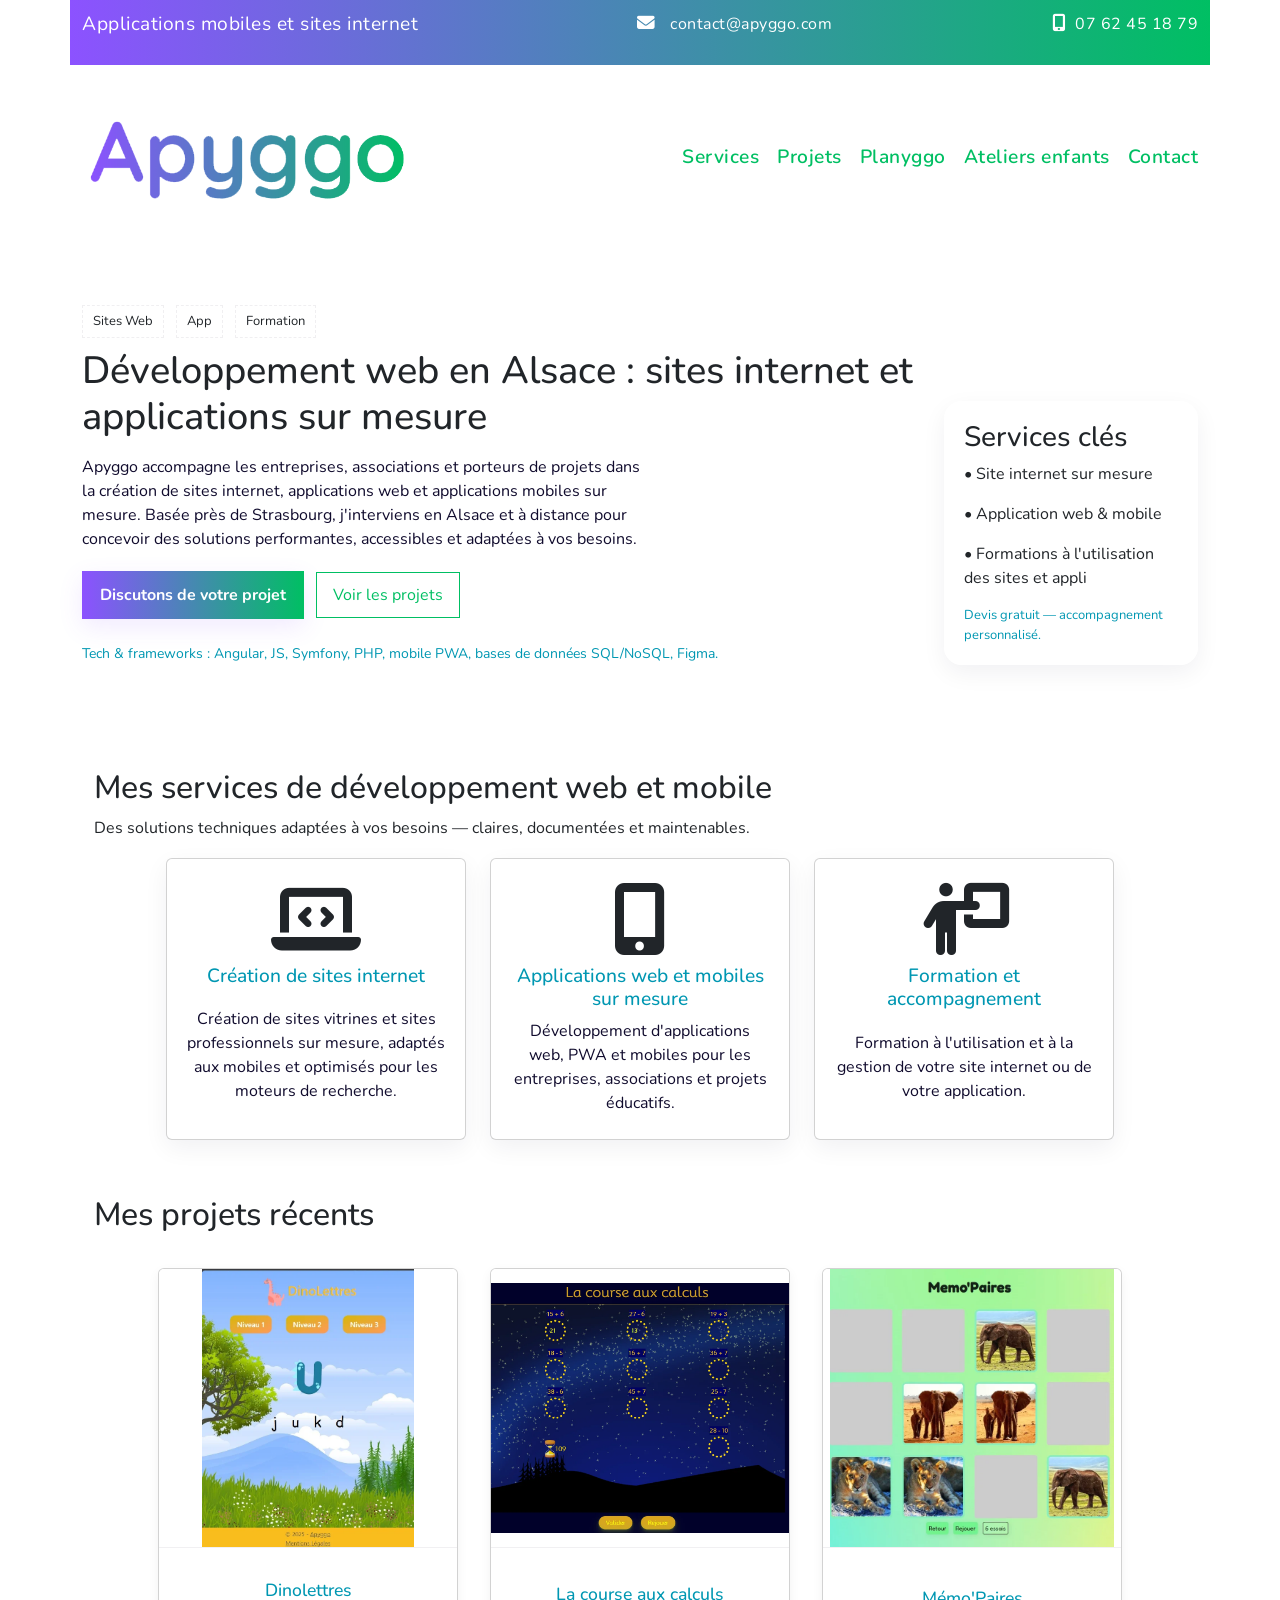
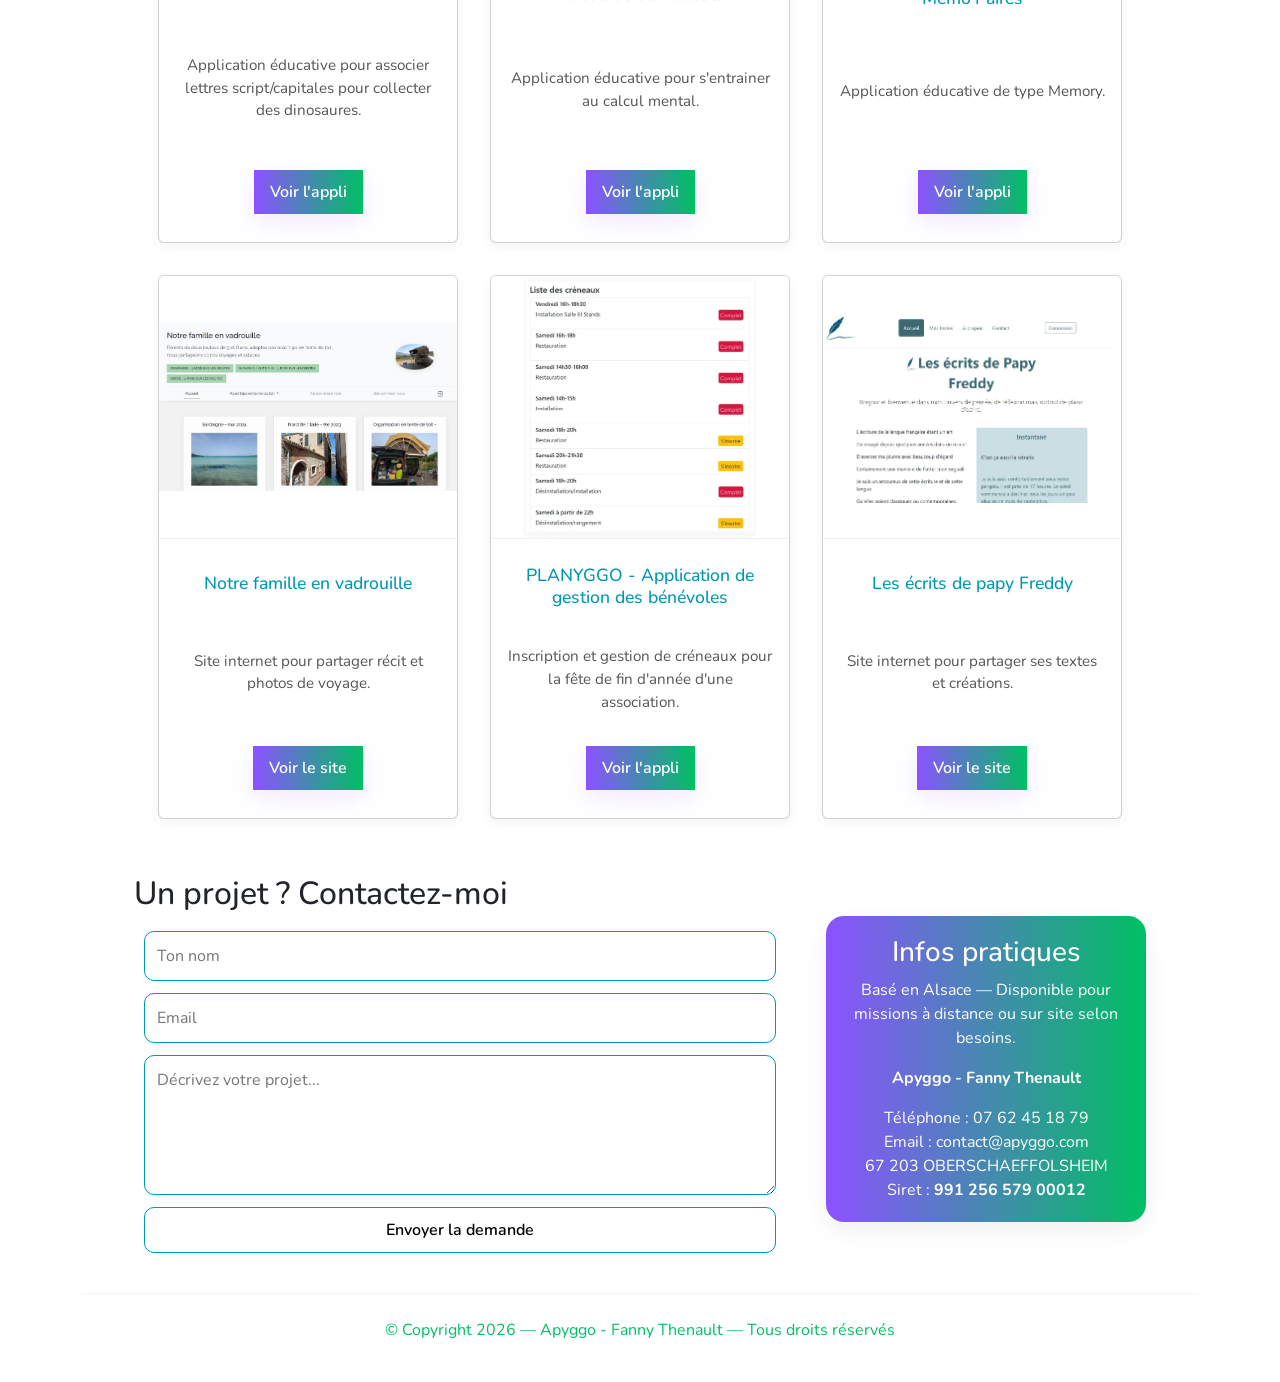
<file: index.html>
<!doctype html>
<html lang="fr">
<head> <meta charset="utf-8"> <meta name="viewport" content="width=device-width, initial-scale=1"> <title>Apyggo | Développeur web en Alsace – Sites et applications sur mesure</title> <meta name="description" content="Apyggo accompagne les entreprises et associations en Alsace dans la création de sites internet, applications web et mobiles sur mesure. Développement, accompagnement et formation." > <meta name="robots" content="index, follow"> <link rel="canonical" href="https://apyggo.com/"> <!-- Open Graph --> <meta property="og:locale" content="fr_FR"> <meta property="og:type" content="website"> <meta property="og:title" content="Apyggo | Développement web et applications en Alsace"> <meta property="og:description" content="Création de sites internet, applications web et mobiles sur mesure en Alsace." > <meta property="og:url" content="https://apyggo.com/"> <meta property="og:site_name" content="Apyggo"> <meta property="og:image" content="https://apyggo.com/images/logo_apyggo_2.png"> <meta property="og:image:alt" content="Logo Apyggo"> <!-- Twitter / X --> <meta name="twitter:card" content="summary_large_image"> <meta name="twitter:title" content="Apyggo | Développement web en Alsace"> <meta name="twitter:description" content="Création de sites internet et applications web et mobiles sur mesure." > <meta name="twitter:image" content="https://apyggo.com/images/logo_apyggo_2.png"> <!-- Favicon --> <link rel="icon" href="/images/logo_apyggo_favicon.png" type="image/png" > <!-- Fonts --> <link rel="preconnect" href="https://fonts.googleapis.com"> <link rel="preconnect" href="https://fonts.gstatic.com" crossorigin> <link href="https://fonts.googleapis.com/css2?family=Nunito:wght@200..1000&family=Raleway:wght@100..900&display=swap" rel="stylesheet" > <!-- CSS --> <link rel="stylesheet" href="/styles.css"> <!-- Font Awesome --> <link rel="stylesheet" href="https://cdnjs.cloudflare.com/ajax/libs/font-awesome/6.5.0/css/all.min.css" > <!-- Bootstrap --> <link rel="stylesheet" href="https://cdn.jsdelivr.net/npm/bootstrap@5.3.3/dist/css/bootstrap.min.css" integrity="sha384-QWTKZyjpPEjISv5WaRU9OFeRpok6YctnYmDr5pNlyT2bRjXh0JMhjY6hW+ALEwIH" crossorigin="anonymous" > <!-- Données structurées --> <script type="application/ld+json"> { "@context": "https://schema.org", "@type": "ProfessionalService", "name": "Apyggo", "url": "https://apyggo.com/", "logo": "https://apyggo.com/images/logo_apyggo_2.png", "description": "Développement de sites internet et applications web et mobiles sur mesure.", "email": "mailto:contact@apyggo.com", "telephone": "+33762451879", "areaServed": [ { "@type": "Place", "name": "Alsace" }, { "@type": "City", "name": "Strasbourg" } ], "address": { "@type": "PostalAddress", "addressLocality": "Oberschaeffolsheim", "addressRegion": "Grand Est", "postalCode": "67203", "addressCountry": "FR" }, "priceRange": "$$", "sameAs": [] } </script> </head>
<body>


<div class="top-nav container">
<p class="top-nav-title">Applications mobiles et sites internet</p>
<p><i class="fa-solid fa-envelope phone-icon"></i><a href="mailto:contact@apyggo.com"> contact@apyggo.com</a></p>
<p><i class="fa-solid fa-mobile-screen-button phone-icon"></i>07 62 45 18 79</p>
</div>

<header>
<div class="container nav main">
<div class="brand">
<div class="logo">
<!-- Place your logo file at /assets/logo.png -->
<img src="images/logo_apyggo_3_small.png" alt="Apyggo — logo"/>
</div>

</div>
<nav>
<ul>
<li><a href="#services">Services</a></li>
<li><a href="#projects">Projets</a></li>
<li><a href="planyggo.html">Planyggo</a></li>
<li><a href="/stages-scratch/index.html">Ateliers enfants</a></li>
<li><a href="#contact">Contact</a></li>
</ul>
</nav>
</div>
</header>

<main class="container">


<!-- HERO -->
<section class="hero">
<div class="hero-left">
<div class="meta reveal">
<div class="chip">Sites Web </div>
<div class="chip">App </div>
<div class="chip">Formation</div>
</div>


<h1 class="reveal">Développement web en Alsace : sites internet et applications sur mesure</h1>
<p class="reveal">Apyggo accompagne les entreprises, associations et porteurs de projets dans la création de sites internet, applications web et applications mobiles sur mesure. Basée près de Strasbourg, j'interviens en Alsace et à distance pour concevoir des solutions performantes, accessibles et adaptées à vos besoins.</p>


<div class="cta-row reveal">
<a class="cta-primary" href="#contact">Discutons de votre projet</a>
<a class="cta-ghost" href="#projects">Voir les projets</a>
</div>


<div style="margin-top:22px" class="reveal">
<small class="muted">Tech & frameworks : Angular, JS, Symfony, PHP, mobile PWA, bases de données SQL/NoSQL, Figma.</small>
</div>
</div>


<aside class="hero-card reveal">
<h3 style="margin-top:0">Services clés</h3>
<ul style="padding:0;margin:8px 0 0 0;list-style:none">
<li class="mb-16">• Site internet sur mesure </li>
<li class="mb-16">• Application web & mobile</li>
<li class="mb-16">• Formations à l'utilisation des sites et appli</li>
</ul>
<div style="margin-top:10px;font-size:13px;color:var(--muted)">Devis gratuit — accompagnement personnalisé.</div>
</aside>
</section>


<!-- SERVICES -->
<section id="services">
<div class="container">
<h2 class="reveal">Mes services de développement web et mobile</h2>
<p class="reveal">Des solutions techniques adaptées à vos besoins — claires, documentées et maintenables.</p>


<div class="service-area" style="margin-top:18px">
<div class="card reveal">
    <i class="fa-solid fa-laptop-code"></i>
<h3>Création de sites internet</h3>
<p>Création de sites vitrines et sites professionnels sur mesure,
  adaptés aux mobiles et optimisés pour les moteurs de recherche.</p>
</div>
<div class="card reveal">
    <i class="fa-solid fa-mobile-screen-button"></i>
<h3>Applications web et mobiles sur mesure</h3>
<p>Développement d'applications web, PWA et mobiles pour les entreprises,
  associations et projets éducatifs. </p>
</div>
<div class="card reveal">
    <i class="fa-solid fa-person-chalkboard"></i>
<h3>Formation et accompagnement</h3>
<p>Formation à l'utilisation et à la gestion de votre site internet
  ou de votre application.</p>
</div>
</div>
</div>
</section>
<!-- PROJECTS -->

<div class="container" id="projects">
<h2 class="reveal">Mes projets récents</h2>


<div class="project-area" style="margin-top:18px">
    <div class="card card-project reveal">
    <img src="images/screenshots/screenshot_dinolettres.webp" alt="Dinolettres, application éducative pour apprendre les lettres aux enfants" loading="lazy"
  decoding="async"/>
<h3>Dinolettres</h3>
<p>Application éducative pour associer lettres script/capitales pour collecter des dinosaures.</p>
<a href="https://dinolettres.apyggo.com/"  target="_blank" rel="noopener noreferrer" class="cta-primary">Voir l'appli</a>
</div>
<div class="card card-project reveal">
    <img src="images/screenshots/screenshot_course-calcul.webp" alt="La Course aux Calculs, application éducative de calcul mental" loading="lazy"
  decoding="async" />
<h3>La course aux calculs</h3>
<p>Application éducative pour s'entrainer au calcul mental.</p>
<a href="https://lacourseauxcalculs.apyggo.com"  target="_blank" rel="noopener noreferrer" class="cta-primary">Voir l'appli</a>
</div>
<div class="card card-project reveal">
    <img src="images/screenshots/screenshot_memopaires.webp" alt="Mémo'Paires, jeu de mémoire éducatif en ligne" loading="lazy"
  decoding="async" />
<h3>Mémo'Paires</h3>
<p>Application éducative de type Memory.</p>
<a href="https://fanny-elimar.github.io/MEMORY-GAME/"  target="_blank" rel="noopener noreferrer" class="cta-primary">Voir l'appli</a>
</div>
<div class="card card-project reveal">
<img src="images/screenshots/screenshot_nfev.webp" alt="Site de récit de voyage" />
<h3>Notre famille en vadrouille</h3>
<p>Site internet pour partager récit et photos de voyage.</p>
<a href="https://notrefamilleenvadrouille.fr/"  target="_blank" rel="noopener noreferrer" class="cta-primary">Voir le site</a>
</div>

<div class="card card-project reveal">
    <img src="images/screenshots/screenshot_lco.webp" alt="Gestion bénévoles" />
<h3>PLANYGGO - Application de gestion des bénévoles</h3>
<p>Inscription et gestion de créneaux pour la fête de fin d'année d'une association.</p>
<a href="planyggo.html"  target="_blank" rel="noopener noreferrer" class="cta-primary">Voir l'appli</a></div>
<div class="card card-project reveal">
    <img src="images/screenshots/screenshot_ledpf.webp" alt="Les ecrits de papy freddy" />
<h3>Les écrits de papy Freddy</h3>
<p>Site internet pour partager ses textes et créations.</p>
<a href="https://les-ecrits-de-papy-f66c7e903304.herokuapp.com/index.php"  target="_blank" rel="noopener noreferrer" class="cta-primary">Voir le site</a>
</div>
</div>
</div>
</section>






  <!-- TESTIMONIALS 
  <section>
    <div class="container">
      <h2 class="reveal">Témoignages</h2>
      <div class="testimonials" style="margin-top:18px">
        <blockquote class="reveal">« Travail sérieux, communication claire et livraison dans les délais. » — <strong>Claire D.</strong></blockquote>
        <blockquote class="reveal">« Solution technique solide, facile à maintenir. Merci ! » — <strong>Marc T.</strong></blockquote>
      </div>
    </div>
  </section>
  </main>
-->

  <!-- CONTACT -->
  <section id="contact">
    <div class="container">
      <div class="contact-form-container">
        <h2 class="reveal">Un projet ? Contactez-moi</h2>

        <form id="contactForm" class="reveal contact-form" action="https://formsubmit.co/3fa134fcbb87dc10301cbcd8e6953975" method="POST">
          <input type="text" name="name" placeholder="Ton nom" required />
          <input type="email" name="email" placeholder="Email" required />
          <textarea name="message" placeholder="Décrivez votre projet..." required></textarea>
          <button type="submit" class="btn-contact">Envoyer la demande</button>
        </form>
      </div>

      <aside class="hero-card reveal contact-card">
        <h3>Infos pratiques</h3>
        <p >Basé en Alsace — Disponible pour missions à distance ou sur site selon besoins. </p>
        <div >
        <p ><strong>Apyggo - Fanny Thenault</strong></p>
          <p class="coordonnees">Téléphone : 07 62 45 18 79</p>
          <p class="coordonnees">Email : <a href="mailto:contact@apyggo.com">contact@apyggo.com</a></p>
          <p class="coordonnees">67 203 OBERSCHAEFFOLSHEIM</p>
          <p class="coordonnees">Siret : <strong>991 256 579 00012</strong></p>
        </div>
      </aside>
    </div>
  </section>



<footer>
  <div class="container footer">

      <p>© Copyright <span id="year"></span> — Apyggo - Fanny Thenault — Tous droits réservés </p>

  </div>
</footer>
<button id="backToTop" title="Retour en haut">^</button>

  <script src="https://cdn.jsdelivr.net/npm/bootstrap@5.3.0-alpha1/dist/js/bootstrap.bundle.min.js"></script>
    <script src="script.js"></script>
    <script src="https://cdn.jsdelivr.net/npm/bootstrap@5.3.3/dist/js/bootstrap.min.js" integrity="sha384-0pUGZvbkm6XF6gxjEnlmuGrJXVbNuzT9qBBavbLwCsOGabYfZo0T0to5eqruptLy" crossorigin="anonymous"></script>
    <script src="https://cdn.jsdelivr.net/npm/bootstrap@5.3.3/dist/js/bootstrap.bundle.min.js" integrity="sha384-YvpcrYf0tY3lHB60NNkmXc5s9fDVZLESaAA55NDzOxhy9GkcIdslK1eN7N6jIeHz" crossorigin="anonymous"></script>


</body>
</html>
</file>
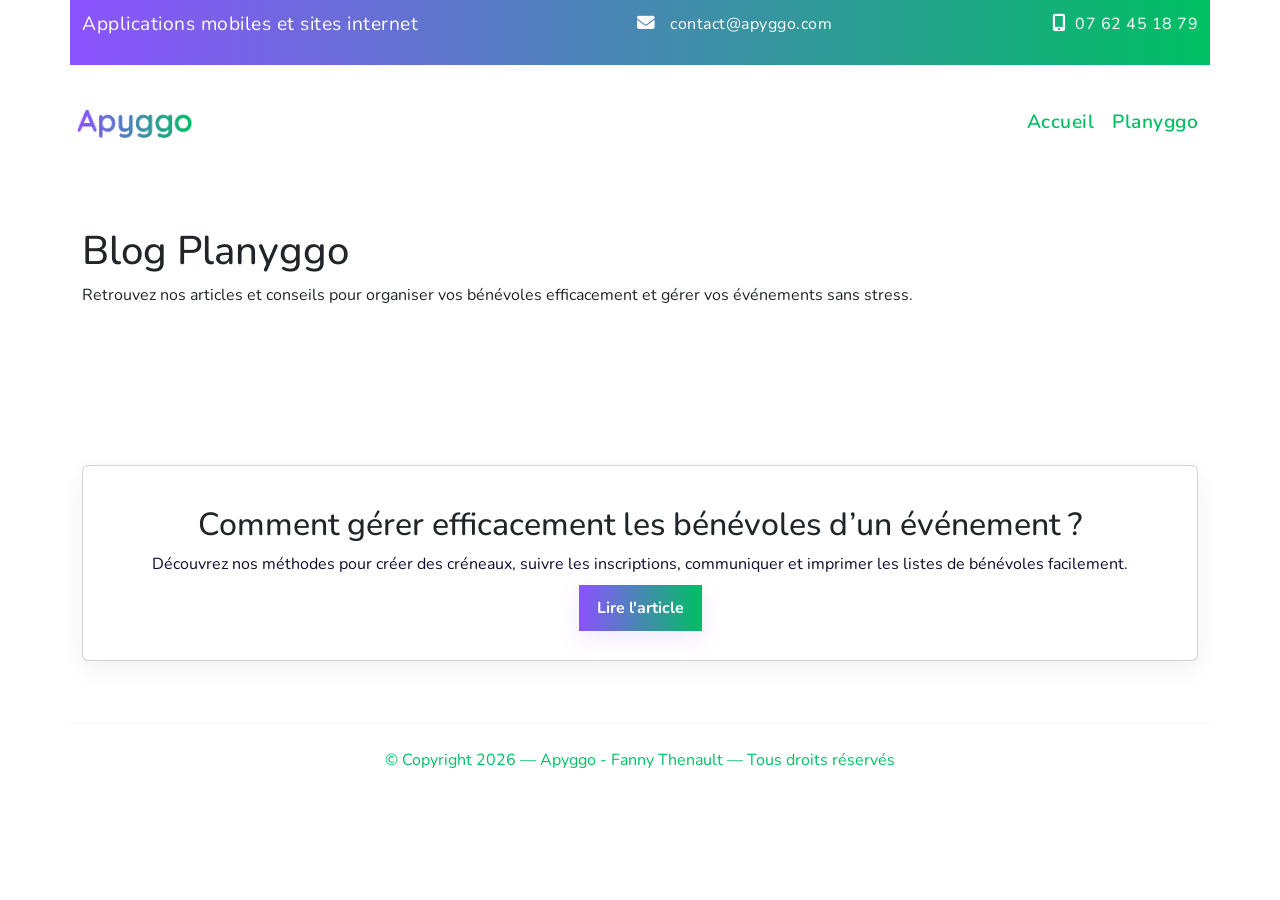
<file: blog/index.html>
<!doctype html>
<html lang="fr">
<head>
<meta charset="utf-8" />
<meta name="viewport" content="width=device-width,initial-scale=1" />
<title>Blog Planyggo — Articles sur la gestion des bénévoles</title>
<meta name="description" content="Découvrez les articles de blog Planyggo sur la gestion des bénévoles : organisation, planning, outils, conseils et bonnes pratiques pour vos événements." />

<link href="/styles.css" rel="stylesheet">
<link rel="preconnect" href="https://fonts.googleapis.com">
<link rel="preconnect" href="https://fonts.gstatic.com" crossorigin>
<link href="https://fonts.googleapis.com/css2?family=Nunito:ital,wght@0,200..1000;1,200..1000&family=Raleway:ital,wght@0,100..900;1,100..900&family=Roboto:ital,wght@0,100;0,300;0,400;0,500;0,700;0,900;1,100;1,300;1,400;1,500;1,700;1,900&display=swap" rel="stylesheet">
<link rel="stylesheet" href="https://cdnjs.cloudflare.com/ajax/libs/font-awesome/6.5.0/css/all.min.css">
<link rel="stylesheet" href="https://cdn.jsdelivr.net/npm/bootstrap@5.3.3/dist/css/bootstrap.min.css" crossorigin="anonymous">

<link rel="icon" href="/images/logo_apyggo_favicon.png" type="image/png">
</head>

<body class="planyggo-page">

<!-- Barre du haut -->
<div class="top-nav container">
  <p class="top-nav-title">Applications mobiles et sites internet</p>
  <p><i class="fa-solid fa-envelope phone-icon"></i><a href="mailto:contact@apyggo.com"> contact@apyggo.com</a></p>
  <p><i class="fa-solid fa-mobile-screen-button phone-icon"></i>07 62 45 18 79</p>
</div>

<!-- HEADER -->
<header>
  <div class="container nav planyggo">
    <div class="brand">
      <div class="logo-planyggo">
        <a href="/index.html"><img src="/images/logo_apyggo_3_small.png" alt="Apyggo — logo"/></a>
      </div>
    </div>
    <nav>
      <ul>
        <li><a href="/index.html">Accueil</a></li>
        <li><a href="/planyggo.html">Planyggo</a></li>
      </ul>
    </nav>
  </div>
</header>

<main class="container">

<section class="blog-hero">
  <h1 class="reveal">Blog Planyggo</h1>
  <p class="reveal">Retrouvez nos articles et conseils pour organiser vos bénévoles efficacement et gérer vos événements sans stress.</p>
</section>

<section class="blog-list" style="margin-top:30px;">
  <!-- Article 1 -->
  <div class="card reveal mb-3">
    <div class="card-body">
      <h2 class="card-title">Comment gérer efficacement les bénévoles d’un événement ?</h2>
      <p class="card-text">Découvrez nos méthodes pour créer des créneaux, suivre les inscriptions, communiquer et imprimer les listes de bénévoles facilement.</p>
      <div>
        <a href="/blog/blog-gestion-benevole-evenement.html" class="cta-primary blog">Lire l'article</a>
      </div>
    </div>
  </div>
<div class="not-published">
  <!-- Article 2 -->
  <div class="card reveal mb-3">
    <div class="card-body">
      <h2 class="card-title">Gestion des bénévoles : Excel ou logiciel dédié ?</h2>
      <p class="card-text">Pourquoi Excel n’est pas toujours la solution et comment un logiciel de gestion des bénévoles peut vous faire gagner du temps.</p>
      <div>
        <a href="/blog/blog-gestion-benevole-evenement.html" class="cta-primary blog">Lire l'article</a>
      </div>
    </div>
  </div>

  <!-- Article 3 -->
  <div class="card reveal mb-3">
    <div class="card-body">
      <h2 class="card-title">Créer un planning de bénévoles efficace</h2>
      <p class="card-text">Nos conseils étape par étape pour planifier vos bénévoles et éviter les doublons ou créneaux non couverts.</p>
      <div>
        <a href="/blog/blog-gestion-benevole-evenement.html" class="cta-primary blog">Lire l'article</a>
      </div>
    </div>
  </div>

  <!-- Article 4 -->
  <div class="card reveal mb-3">
    <div class="card-body">
      <h2 class="card-title">Comment organiser les bénévoles d’un festival sans stress ?</h2>
      <p class="card-text">Des astuces pour structurer les équipes, gérer les inscriptions et assurer la communication avant et pendant l’événement.</p>
      <div>
        <a href="/blog/blog-gestion-benevole-evenement.html" class="cta-primary blog">Lire l'article</a>
      </div>
    </div>
  </div>

  <!-- Article 5 -->
  <div class="card reveal mb-3">
    <div class="card-body">
      <h2 class="card-title">Top 5 des outils pour gérer les bénévoles</h2>
      <p class="card-text">Découvrez les meilleurs outils pour centraliser les inscriptions, planifier les créneaux et communiquer efficacement avec vos bénévoles.</p>
      <div>
        <a href="/blog/blog-gestion-benevole-evenement.html" class="cta-primary blog">Lire l'article</a>
      </div>
    </div>
  </div>
  </div>
</section>

</main>

<!-- FOOTER -->
<footer>
  <div class="container footer">

      <p>© Copyright <span id="year"></span> — Apyggo - Fanny Thenault — Tous droits réservés </p>

  </div>
</footer>
<button id="backToTop" title="Retour en haut">^</button>

  <script src="https://cdn.jsdelivr.net/npm/bootstrap@5.3.0-alpha1/dist/js/bootstrap.bundle.min.js"></script>
    <script src="/script.js"></script>
    <script src="https://cdn.jsdelivr.net/npm/bootstrap@5.3.3/dist/js/bootstrap.min.js" integrity="sha384-0pUGZvbkm6XF6gxjEnlmuGrJXVbNuzT9qBBavbLwCsOGabYfZo0T0to5eqruptLy" crossorigin="anonymous"></script>
    <script src="https://cdn.jsdelivr.net/npm/bootstrap@5.3.3/dist/js/bootstrap.bundle.min.js" integrity="sha384-YvpcrYf0tY3lHB60NNkmXc5s9fDVZLESaAA55NDzOxhy9GkcIdslK1eN7N6jIeHz" crossorigin="anonymous"></script>


</body>
</html>
</file>
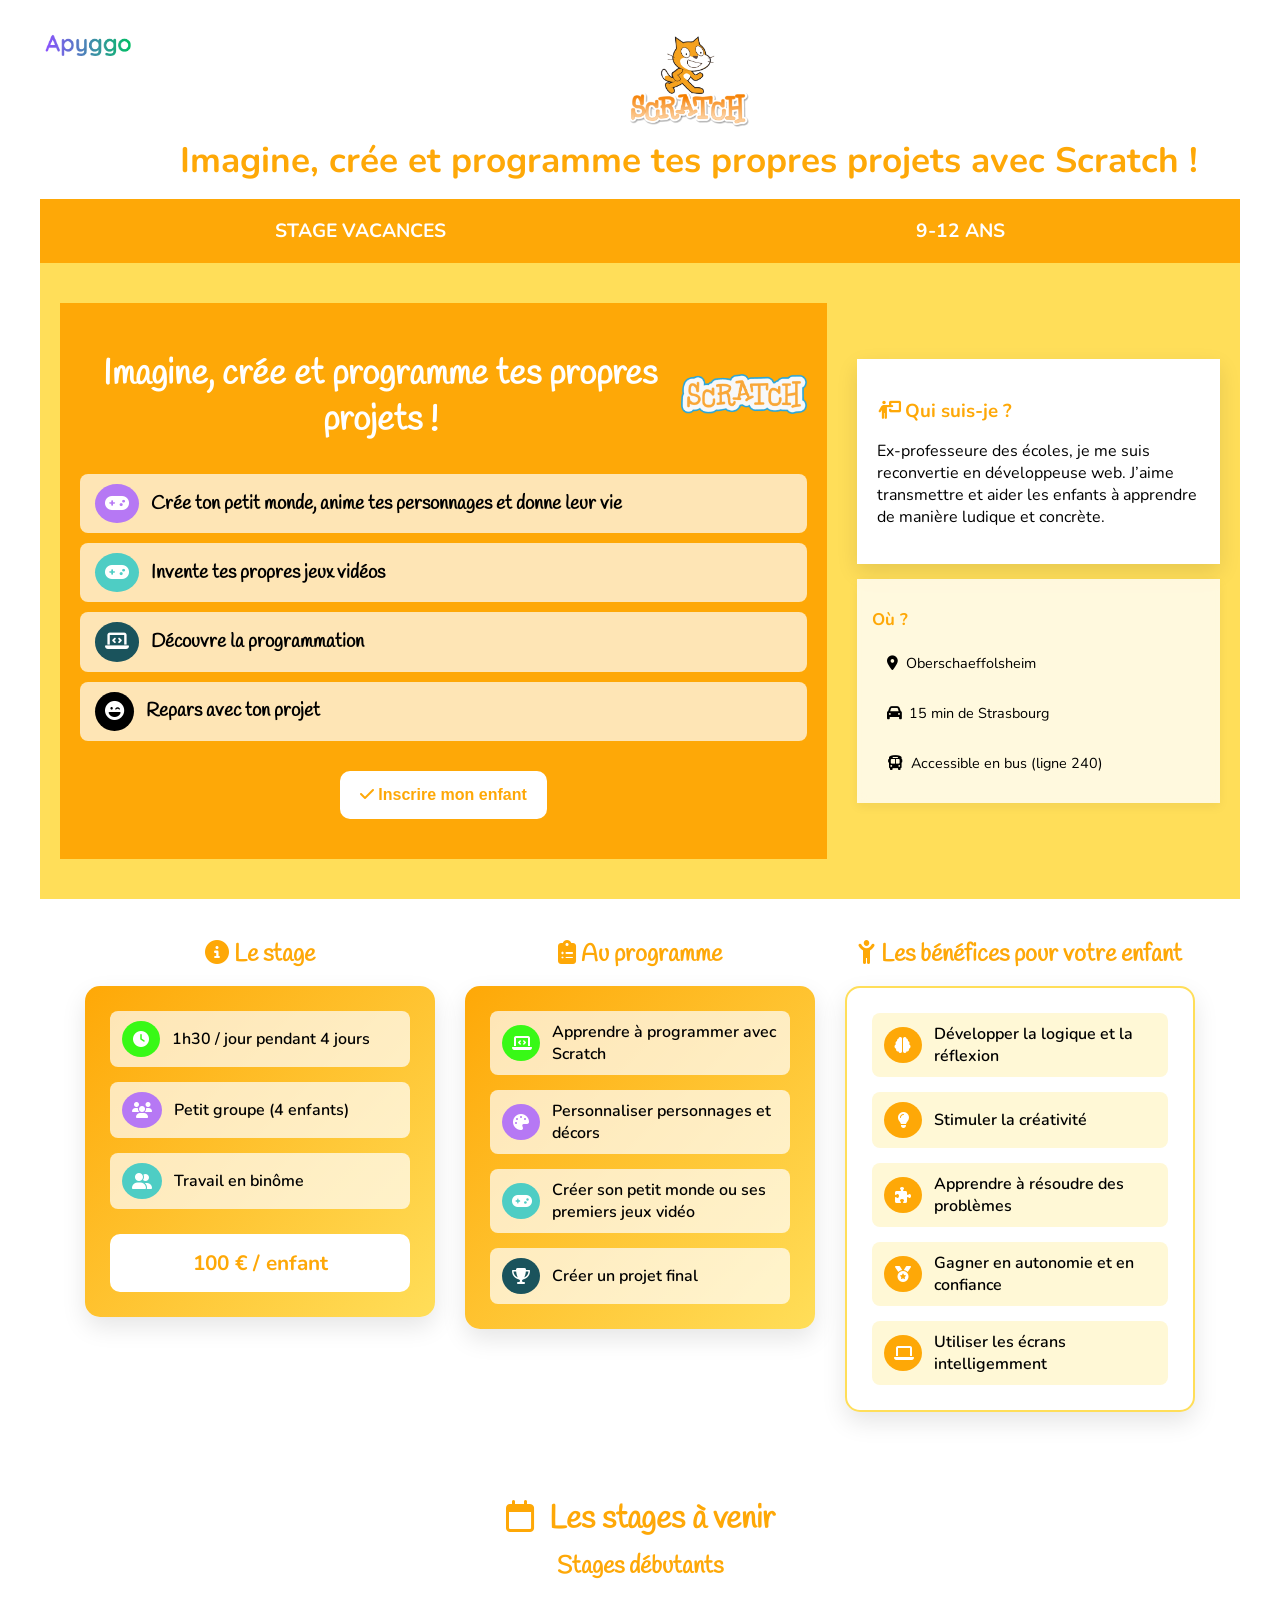
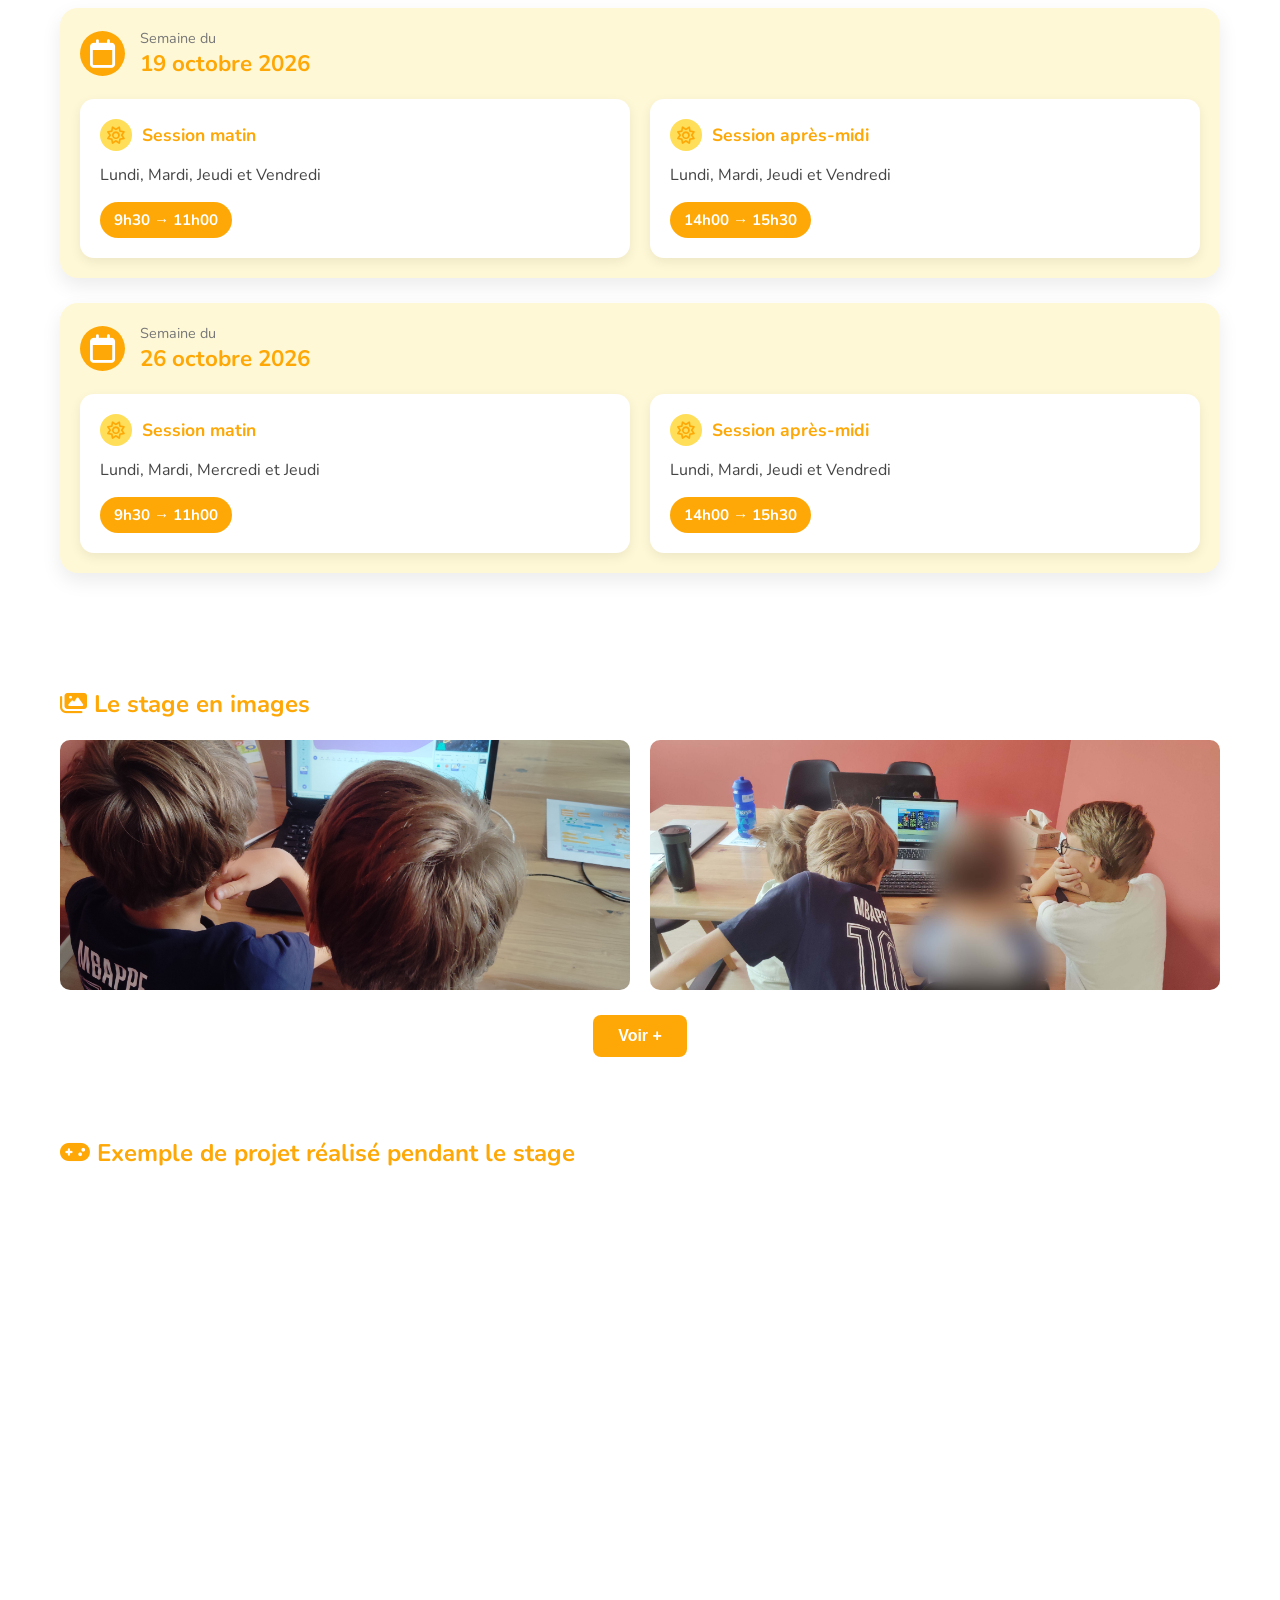
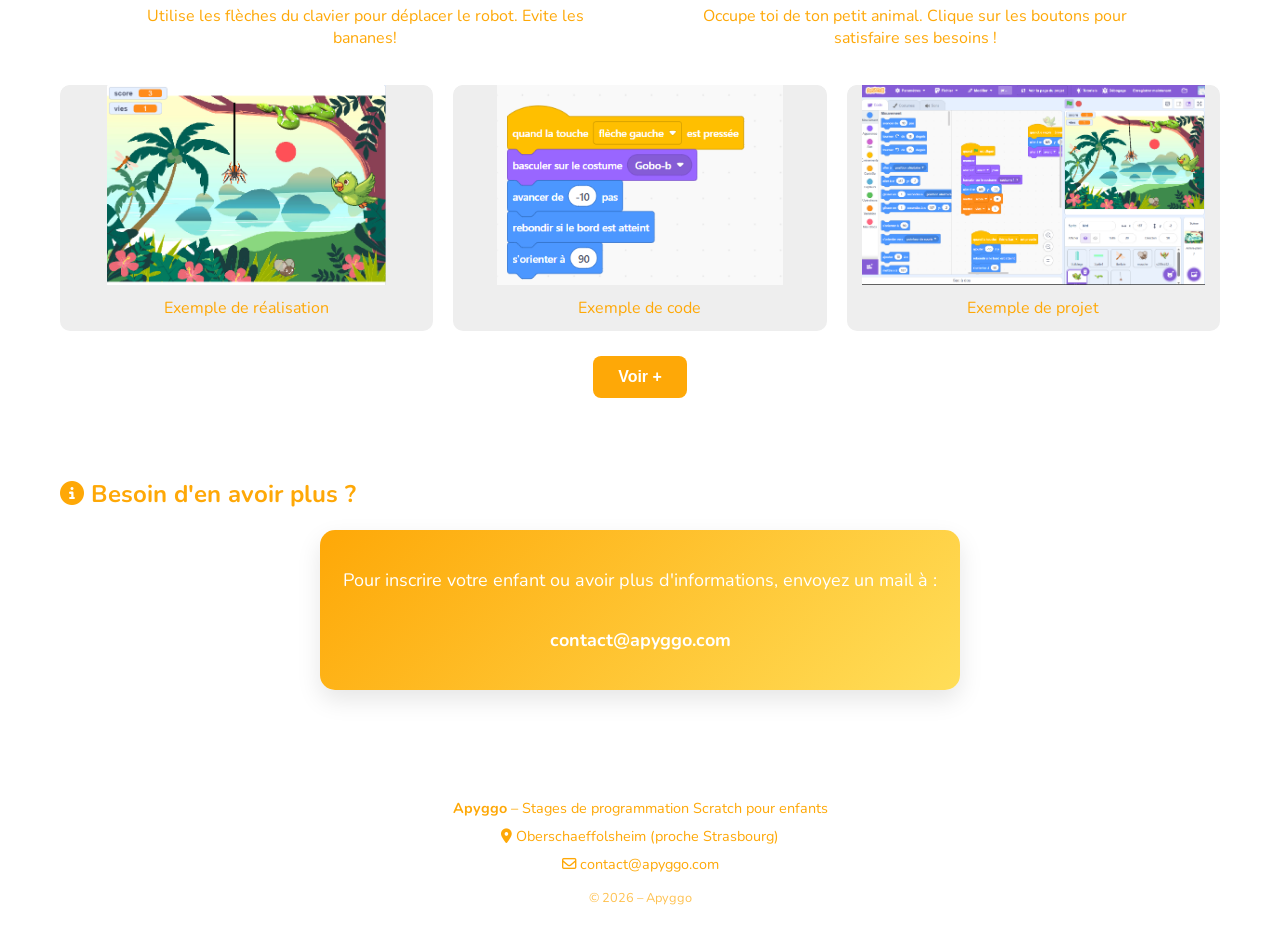
<file: stages-scratch/index.html>
<!DOCTYPE html>
<html lang="fr">
<head>
<meta charset="UTF-8">
  <meta name="viewport" content="width=device-width, initial-scale=1.0">

<title>Atelier Scratch pour Enfants à Oberschaeffolsheim près de Strasbourg | Activité vacances Bas-Rhin - Alsace</title>
  
  <meta name="description" content="Vous cherchez une activité pour les vacances scolaires en Alsace ? Découvrez nos stages Scratch pour enfants de 9 à 12 ans à Oberschaeffolsheim, près de Strasbourg. Une activité ludique et éducative pour apprendre la programmation, développer sa logique et créer son propre jeu vidéo.">
  <meta name="keywords" content="stage Scratch enfant, vacances enfants Strasbourg, programmation pour enfants, code débutant, atelier code Bas-Rhin, Oberschaeffolsheim">

  <!-- Google Fonts -->
<link href="https://fonts.googleapis.com/css2?family=Nunito:wght@400;600;800&display=swap" rel="stylesheet">
<link href="https://fonts.googleapis.com/css2?family=Edu+NSW+ACT+Cursive:wght@400..700&family=Handlee&family=Montserrat:ital,wght@0,100..900;1,100..900&family=Nunito:ital,wght@0,200..1000;1,200..1000&family=Raleway:ital,wght@0,100..900;1,100..900&family=Roboto:ital,wght@0,100;0,300;0,400;0,500;0,700;0,900;1,100;1,300;1,400;1,500;1,700;1,900&display=swap" rel="stylesheet">
<link href="style.css" rel="stylesheet">
<link rel="stylesheet" href="https://cdnjs.cloudflare.com/ajax/libs/font-awesome/6.5.0/css/all.min.css">

 <!-- Open Graph / Facebook -->
  <meta property="og:title" content="Stage Scratch pour Enfants à Oberschaeffolsheim">
  <meta property="og:description" content="Stage de programmation Scratch pour enfants de 8 à 10 ans pendant les vacances à Oberschaeffolsheim, près de Strasbourg.">
  <meta property="og:type" content="website">
  <meta property="og:url" content="https://apyggo.com/stages-scratch/index.html">
  <meta property="og:image" content="https://apyggo.com/stages-scratch/logo_scratch.png">

  <link rel="icon" type="image/png" href="logo_apyggo_favicon.png">

</head>

<body class="reveal">

<header>
    <div class="header-top">
        <div class="logo-planyggo">
            <a href="../index.html"><img src="../images/logo_apyggo_3_small.png" alt="Apyggo — logo"/></a>
        </div>
        <div class="titre">
            <img src="logo_scratch.png" height="100px">
            <h1>Imagine, crée et programme tes propres projets avec Scratch !</h1>
        </div>
    </div>
    
    <div class="header-bar">
        <p>STAGE VACANCES</p>
        <P>9-12 ANS</P>       
    </div>
</header>

<section class="hero">
    <div class="col_1">
        <div class="hero_title">
        <h2>Imagine, crée et programme tes propres projets !</h2><img src="logo_text.png" height="40px"/>
</div>
        <p class="item"><i class="fa-solid fa-gamepad"></i> Crée ton petit monde, anime tes personnages et donne leur vie</p>
        <p class="item"><i class="fa-solid fa-gamepad"></i> Invente tes propres jeux vidéos</p>
        <p class="item"><i class="fa-solid fa-laptop-code"></i> Découvre la programmation</p>
        <p class="item"><i class="fa-solid fa-face-laugh-wink"></i> Repars avec ton projet</p>

        <button onclick="contact()" class="cta" id="btn-contact">
            <i class="fa-solid fa-check"></i> Inscrire mon enfant
        </button>
            <div id="email" class="info_inscription">
       <p> Pour vous inscrire ou demander des informations supplémentaires, envoyez un mail à :</p> <p><i class="fa-regular fa-envelope"></i> contact@apyggo.com</p>
         
            </div>
        </div>

    <div class="col_2">
        <div class="line_1">
        <h3><i class="fa-solid fa-person-chalkboard"></i> Qui suis-je ?</h3>
        <p>
            Ex-professeure des écoles, je me suis reconvertie en développeuse web.
            J’aime transmettre et aider les enfants à apprendre de manière ludique et concrète.
        </p>
    </div>
        <div class="location-mini">
            <h3>Où ?</h3>
    <p><i class="fa-solid fa-location-dot"></i> Oberschaeffolsheim</p>
    <p><i class="fa-solid fa-car"></i> 15 min de Strasbourg</p>
    <p><i class="fa-solid fa-bus"></i> Accessible en bus (ligne 240)</p>
</div>
    </div>
    
</section>

<section class="details">
    <div class="details_col_1">
    <h2><i class="fa-solid fa-circle-info"></i> Le stage</h2>
    <div class="box">
            <div class="item">
        <i class="fa-solid fa-clock"></i>
        <span>1h30 / jour pendant 4 jours</span>
    </div>

    <div class="item">
        <i class="fa-solid fa-users"></i>
        <span>Petit groupe (4 enfants)</span>
    </div>

    <div class="item">
        <i class="fa-solid fa-user-group"></i>
        <span>Travail en binôme</span>
    </div>

 

    <div class="price">
        100 € / enfant
    </div>
    </div>
</div>
<div class="details_col_2">
    <h2><i class="fa-solid fa-clipboard-list"></i>  Au programme </h2>
    <div class="box">
    <div class="item">
        <i class="fa-solid fa-laptop-code"></i>
        <span>Apprendre à programmer avec Scratch</span>
    </div>

    <div class="item">
        <i class="fa-solid fa-palette"></i>
        <span>Personnaliser personnages et décors</span>
    </div>

    <div class="item">
        <i class="fa-solid fa-gamepad"></i>
        <span>Créer son petit monde ou ses premiers jeux vidéo</span>
    </div>

    <div class="item">
        <i class="fa-solid fa-trophy"></i>
        <span>Créer un projet final</span>
    </div>
</div>
</div>
<div class="details_col_3">
    <h2><i class="fa-solid fa-child-reaching"></i> Les bénéfices pour votre enfant</h2>
<div class="box benefits">
    <div class="item">
        <i class="fa-solid fa-brain"></i>
        <span>Développer la logique et la réflexion</span>
    </div>

    <div class="item">
        <i class="fa-solid fa-lightbulb"></i>
        <span>Stimuler la créativité</span>
    </div>

    <div class="item">
        <i class="fa-solid fa-puzzle-piece"></i>
        <span>Apprendre à résoudre des problèmes</span>
    </div>

    <div class="item">
        <i class="fa-solid fa-medal"></i>
        <span>Gagner en autonomie et en confiance</span>
    </div>

    <div class="item">
        <i class="fa-solid fa-laptop"></i>
        <span>Utiliser les écrans intelligemment</span>
    </div>
</div>
</div>
</section>

<section class="planning">
    <h2>
        <i class="fa-regular fa-calendar"></i>
        Les stages à venir
    </h2>

    <div class="debutants">
        <h3>Stages débutants</h3>

        <!-- SEMAINE 1 -->
        <div class="semaine">

            <div class="semaine-titre">
                <i class="fa-regular fa-calendar"></i>
                <div>
                    <span>Semaine du</span>
                    <strong>19 octobre 2026</strong>
                </div>
            </div>

            <div class="sessions">

                <div class="session">
                    <div class="session-titre">
                        <i class="fa-regular fa-sun"></i>
                        <strong>Session matin</strong>
                    </div>

                    <p>Lundi, Mardi, Jeudi et Vendredi</p>
                    <span class="horaire">9h30 → 11h00</span>
                </div>

                <div class="session">
                    <div class="session-titre">
                        <i class="fa-regular fa-sun"></i>
                        <strong>Session après-midi</strong>
                    </div>

                    <p>Lundi, Mardi, Jeudi et Vendredi</p>
                    <span class="horaire">14h00 → 15h30</span>
                </div>

            </div>
        </div>


        <!-- SEMAINE 2 -->
        <div class="semaine">

            <div class="semaine-titre">
                <i class="fa-regular fa-calendar"></i>
                <div>
                    <span>Semaine du</span>
                    <strong>26 octobre 2026</strong>
                </div>
            </div>

            <div class="sessions">

                <div class="session">
                    <div class="session-titre">
                        <i class="fa-regular fa-sun"></i>
                        <strong>Session matin</strong>
                    </div>

                    <p>Lundi, Mardi, Mercredi et Jeudi</p>
                    <span class="horaire">9h30 → 11h00</span>
                </div>

                <div class="session">
                    <div class="session-titre">
                        <i class="fa-regular fa-sun"></i>
                        <strong>Session après-midi</strong>
                    </div>

                    <p>Lundi, Mardi, Jeudi et Vendredi</p>
                    <span class="horaire">14h00 → 15h30</span>
                </div>

            </div>
        </div>

    </div>
</section>

<section class="pictures">
    <h2><i class="fa-solid fa-images"></i> Le stage en images</h2>

    <div class="images">
        <img class="photo_stage" src="photos_stage/1000045541_ok.jpg" alt="Photo de mon stage">
        <img class="photo_stage" src="photos_stage/1000045542_flou.jpg" alt="Photo de mon stage">

        <div id="more-images">
            <img class="photo_stage" src="photos_stage/1000045717_ok.jpg" alt="Photo de mon stage">
            <img class="photo_stage" src="photos_stage/1000045718_ok.jpg" alt="Photo de mon stage">
            <img class="photo_stage" src="photos_stage/1000045539_flou.jpg" alt="Photo de mon stage">
        </div>
    </div>

    <button id="btn-images" onclick="toggleImages()">
        Voir +
    </button>
</section>

<section class="pictures">
    <h2>
        <i class="fa-solid fa-gamepad"></i>
        Exemple de projet réalisé pendant le stage
    </h2>
    <div class="projets_realises">
        <div class="game_to_play">
            <iframe
                src="https://scratch.mit.edu/projects/1370130080/embed"
                allowtransparency="true"

                frameborder="0"
                scrolling="no"
                allowfullscreen>
            </iframe>
            <p>Utilise les flèches du clavier pour déplacer le robot. Evite les bananes!</p>
        </div>
        <div class="game_to_play">
            <iframe
                src="https://scratch.mit.edu/projects/1375978244/embed"
                allowtransparency="true"

                frameborder="0"
                scrolling="no"
                allowfullscreen>
            </iframe>
            <p>Occupe toi de ton petit animal. Clique sur les boutons pour satisfaire ses besoins !</p>
        </div>
    </div>
    

 
        
 

    <div class="images-projet">

        <!-- Photos visibles au départ -->
        <div class="image-legend">
            <div class="image-placeholder projet">
                <img src="image_jeu_scratch.png" alt="Jeu créé avec Scratch">
            </div>
            <p>Exemple de réalisation</p>
        </div>

        <div class="image-legend">
            <div class="image-placeholder projet">
                <img src="image_code_scratch.png" alt="Code d'un jeu Scratch">
            </div>
            <p>Exemple de code</p>
        </div>

        <div class="image-legend">
            <div class="image-placeholder projet">
                <img src="image_fenetre_scratch.png" alt="Projet réalisé avec Scratch">
            </div>
            <p>Exemple de projet</p>
        </div>


        <!-- Photos supplémentaires -->
        <div id="more-project-images">

            <div class="image-legend">
                <div class="image-placeholder projet">
                    <img src="photos_jeu/jeu_1.png" alt="Jeu créé par un élève">
                </div>
                <p>Jeu réalisé pendant le stage</p>
            </div>

            <div class="image-legend">
                <div class="image-placeholder projet">
                    <img src="photos_jeu/jeu_2.png" alt="Jeu créé par un élève">
                </div>
                <p>Jeu réalisé pendant le stage</p>
            </div>

            <div class="image-legend">
                <div class="image-placeholder projet">
                    <img src="photos_jeu/jeu_3.png" alt="Jeu créé par un élève">
                </div>
                <p>Jeu réalisé pendant le stage</p>
            </div>

            <div class="image-legend">
                <div class="image-placeholder projet">
                    <img src="photos_jeu/jeu_4.png" alt="Jeu créé par un élève">
                </div>
                <p>Jeu réalisé pendant le stage</p>
            </div>

        </div>

    </div>

    <button id="btn-project-images" onclick="toggleProjectImages()">
        Voir +
    </button>

</section>

<section class="contact">
    <h2><i class="fa-solid fa-circle-info"></i> Besoin d'en avoir plus ?</h2>
    <div class="box contact">
    <p>Pour inscrire votre enfant ou avoir plus d'informations, envoyez un mail à : </p>
<p>
<strong> contact@apyggo.com</strong>
    </p></div>
</section>

<footer>
    <div class="footer-content">
        <p><strong><a href="../index.html">Apyggo</a></strong> – Stages de programmation Scratch pour enfants</p>

        <p><i class="fa-solid fa-location-dot"></i> Oberschaeffolsheim (proche Strasbourg)</p>

        <p><i class="fa-regular fa-envelope"></i> contact@apyggo.com</p>

        <p class="legal">
            © 2026 – <a href="../index.html">Apyggo</a>
        </p>
    </div>
</footer>
<button id="backToTop" title="Retour en haut">^</button>

<script>
function contact() {
    const el = document.getElementById("email");
    const btn = document.getElementById("btn-contact");

    el.classList.toggle("show");
    btn.classList.toggle("show");

    if (el.classList.contains("show")) {
        btn.innerText = "Fermer";
    } else {
        btn.innerHTML = '<i class="fa-solid fa-check"></i> Inscrire mon enfant';
    }
}

</script>
<script src="../script.js"></script>

</body>
</html>
</file>
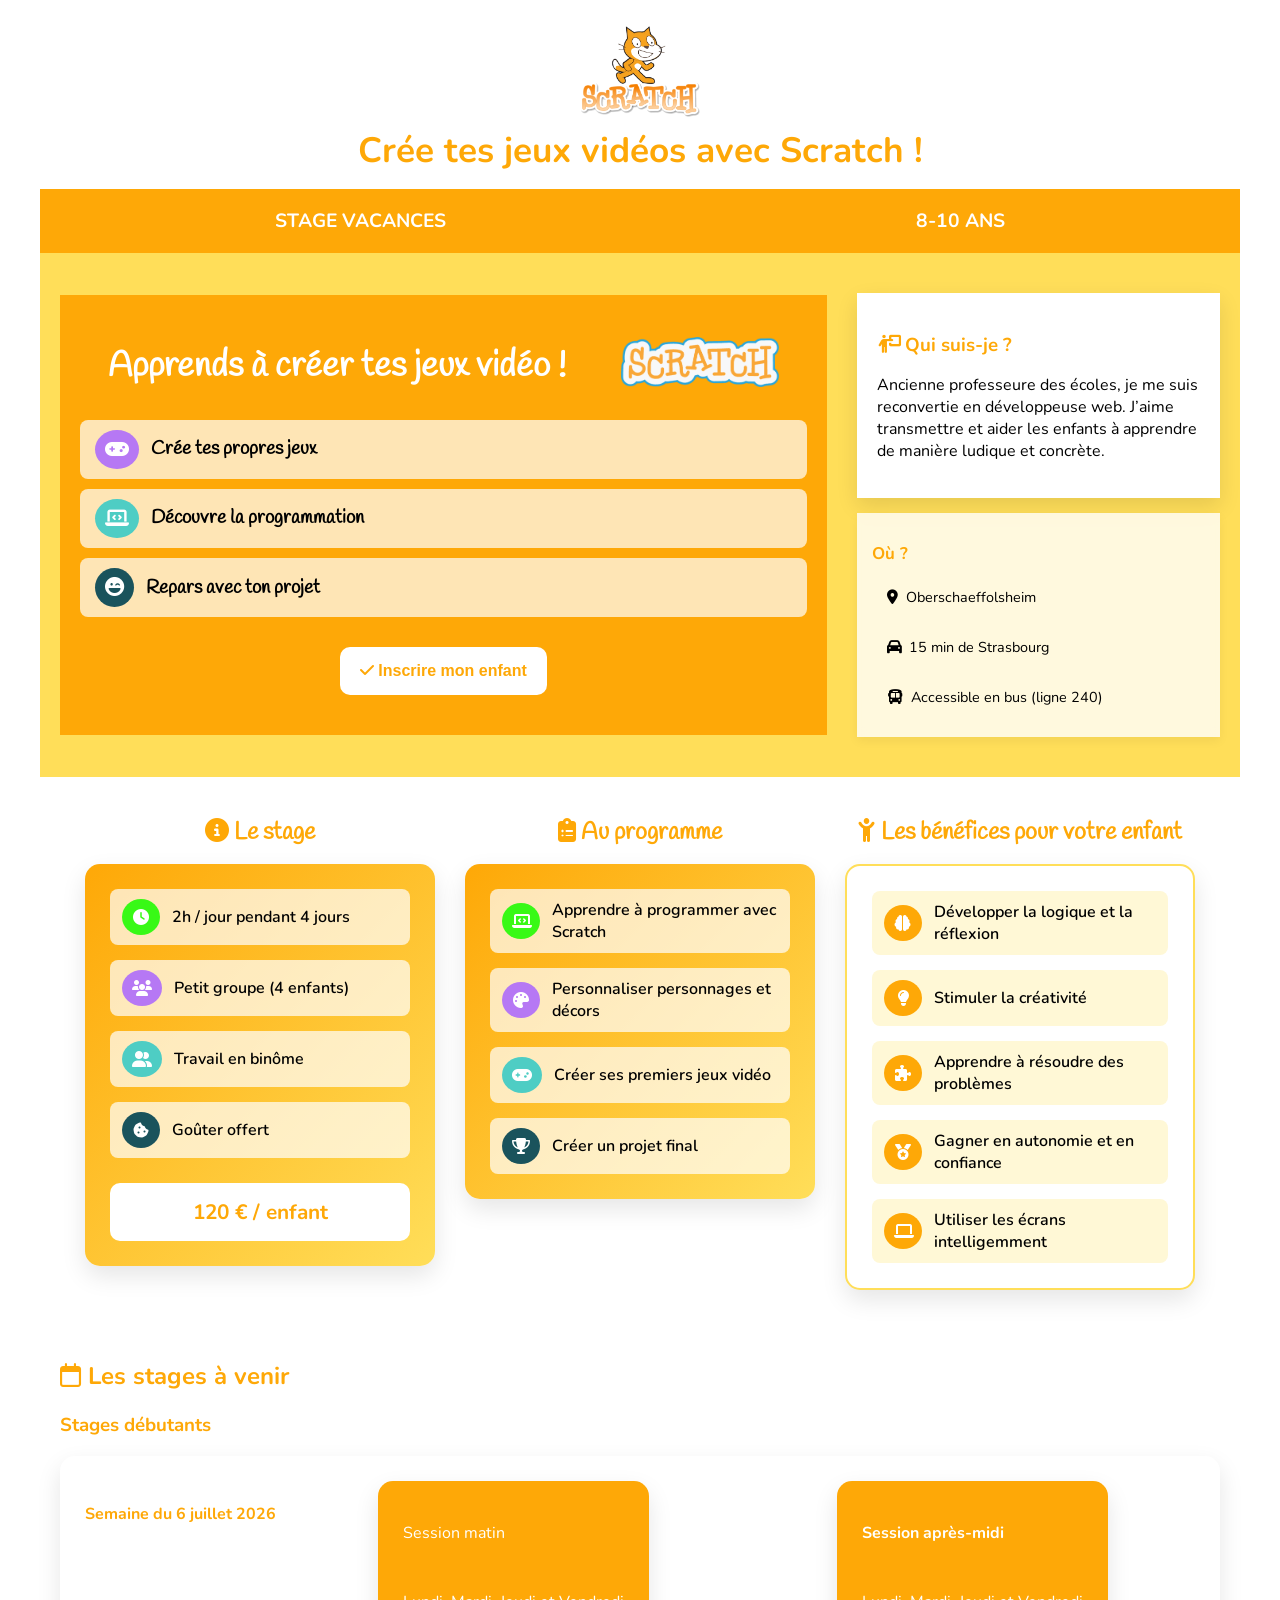
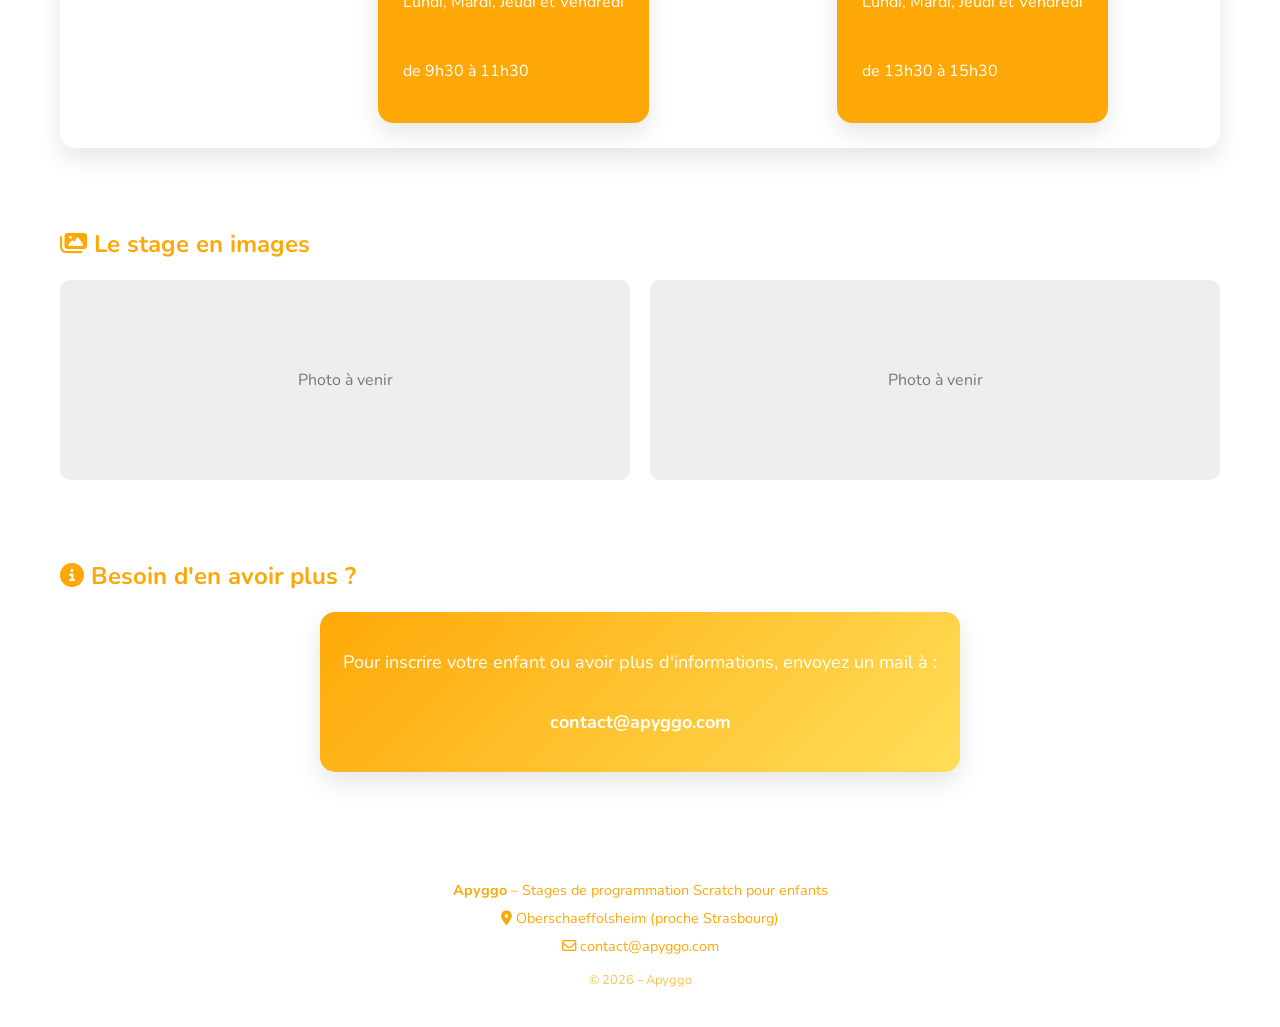
<file: stages_scratch/index.html>
<!DOCTYPE html>
<html lang="fr">
<head>
<meta charset="UTF-8">
<title>Stage Scratch Enfants</title>
<link href="https://fonts.googleapis.com/css2?family=Nunito:wght@400;600;800&display=swap" rel="stylesheet">
<link href="https://fonts.googleapis.com/css2?family=Edu+NSW+ACT+Cursive:wght@400..700&family=Handlee&family=Montserrat:ital,wght@0,100..900;1,100..900&family=Nunito:ital,wght@0,200..1000;1,200..1000&family=Raleway:ital,wght@0,100..900;1,100..900&family=Roboto:ital,wght@0,100;0,300;0,400;0,500;0,700;0,900;1,100;1,300;1,400;1,500;1,700;1,900&display=swap" rel="stylesheet">
<link href="style.css" rel="stylesheet">
<link rel="stylesheet" href="https://cdnjs.cloudflare.com/ajax/libs/font-awesome/6.5.0/css/all.min.css">
</head>

<body>

<header>
    <img src="logo_scratch.png" height="100px">
    <h1>Crée tes jeux vidéos avec Scratch !</h1>
    <div class="header-bar">
    <p>STAGE VACANCES </p>
    <P>8-10 ANS</P>       
</div>
</header>

<section class="hero">
    <div class="col_1">
        <div class="hero_title">
        <h2>Apprends à créer tes jeux vidéo !</h2><img src="logo_text.png" height="50px"/>
</div>
        <p class="item"><i class="fa-solid fa-gamepad"></i> Crée tes propres jeux</p>
        <p class="item"><i class="fa-solid fa-laptop-code"></i> Découvre la programmation</p>
        <p class="item"><i class="fa-solid fa-face-laugh-wink"></i> Repars avec ton projet</p>

        <button onclick="contact()" class="cta" id="btn-contact">
            <i class="fa-solid fa-check"></i> Inscrire mon enfant
        </button>
            <div id="email" class="info_inscription">
       <p> Pour vous inscrire ou demander des informations supplémentaires, envoyez un mail à :</p> <p><i class="fa-regular fa-envelope"></i> contact@apyggo.com</p>
         
            </div>
        </div>

    <div class="col_2">
        <div class="line_1">
        <h3><i class="fa-solid fa-person-chalkboard"></i> Qui suis-je ?</h3>
        <p>
            Ancienne professeure des écoles, je me suis reconvertie en développeuse web.
            J’aime transmettre et aider les enfants à apprendre de manière ludique et concrète.
        </p>
    </div>
        <div class="location-mini">
            <h3>Où ?</h3>
    <p><i class="fa-solid fa-location-dot"></i> Oberschaeffolsheim</p>
    <p><i class="fa-solid fa-car"></i> 15 min de Strasbourg</p>
    <p><i class="fa-solid fa-bus"></i> Accessible en bus (ligne 240)</p>
</div>
    </div>
    
</section>

<section class="details">
    <div class="details_col_1">
    <h2><i class="fa-solid fa-circle-info"></i> Le stage</h2>
    <div class="box">
            <div class="item">
        <i class="fa-solid fa-clock"></i>
        <span>2h / jour pendant 4 jours</span>
    </div>

    <div class="item">
        <i class="fa-solid fa-users"></i>
        <span>Petit groupe (4 enfants)</span>
    </div>

    <div class="item">
        <i class="fa-solid fa-user-group"></i>
        <span>Travail en binôme</span>
    </div>

    <div class="item">
        <i class="fa-solid fa-cookie-bite"></i>
        <span>Goûter offert</span>
    </div>

    <div class="price">
        120 € / enfant
    </div>
    </div>
</div>
<div class="details_col_2">
    <h2><i class="fa-solid fa-clipboard-list"></i>  Au programme </h2>
    <div class="box">
    <div class="item">
        <i class="fa-solid fa-laptop-code"></i>
        <span>Apprendre à programmer avec Scratch</span>
    </div>

    <div class="item">
        <i class="fa-solid fa-palette"></i>
        <span>Personnaliser personnages et décors</span>
    </div>

    <div class="item">
        <i class="fa-solid fa-gamepad"></i>
        <span>Créer ses premiers jeux vidéo</span>
    </div>

    <div class="item">
        <i class="fa-solid fa-trophy"></i>
        <span>Créer un projet final</span>
    </div>
</div>
</div>
<div class="details_col_3">
    <h2><i class="fa-solid fa-child-reaching"></i> Les bénéfices pour votre enfant</h2>
<div class="box benefits">
    <div class="item">
        <i class="fa-solid fa-brain"></i>
        <span>Développer la logique et la réflexion</span>
    </div>

    <div class="item">
        <i class="fa-solid fa-lightbulb"></i>
        <span>Stimuler la créativité</span>
    </div>

    <div class="item">
        <i class="fa-solid fa-puzzle-piece"></i>
        <span>Apprendre à résoudre des problèmes</span>
    </div>

    <div class="item">
        <i class="fa-solid fa-medal"></i>
        <span>Gagner en autonomie et en confiance</span>
    </div>

    <div class="item">
        <i class="fa-solid fa-laptop"></i>
        <span>Utiliser les écrans intelligemment</span>
    </div>
</div>
</div>
</section>

<section class="planning">
    <h2><i class="fa-regular fa-calendar"></i> Les stages à venir</h2>
    <div class="debutants">
        <h3>Stages débutants</h3>
        <div class="box semaine">
            <h4>Semaine du 6 juillet 2026</h4>
            <div class="box session">
                <p>Session matin</p>
                <p>Lundi, Mardi, Jeudi et Vendredi</p>
                <p>de 9h30 à 11h30</p>
            </div>
            <div class="box session">
                <p><strong>Session après-midi</strong></p>
                <p>Lundi, Mardi, Jeudi et Vendredi</p>
                <p>de 13h30 à 15h30</p>
            </div>
        </div>
    </div>
</section>

<section class="pictures">
    <h2><i class="fa-solid fa-images"></i> Le stage en images</h2>
    <div class="images">
        <div class="image-placeholder">Photo à venir</div>
        <div class="image-placeholder">Photo à venir</div>
    </div>
</section>

<section class="contact">
    <h2><i class="fa-solid fa-circle-info"></i> Besoin d'en avoir plus ?</h2>
    <div class="box contact">
    <p>Pour inscrire votre enfant ou avoir plus d'informations, envoyez un mail à : </p>
<p>
<strong> contact@apyggo.com</strong>
    </p></div>
</section>

<footer>
    <div class="footer-content">
        <p><strong>Apyggo</strong> – Stages de programmation Scratch pour enfants</p>

        <p><i class="fa-solid fa-location-dot"></i> Oberschaeffolsheim (proche Strasbourg)</p>

        <p><i class="fa-regular fa-envelope"></i> contact@apyggo.com</p>

        <p class="legal">
            © 2026 – Apyggo
        </p>
    </div>
</footer>

<script>
function contact() {
    const el = document.getElementById("email");
    const btn = document.getElementById("btn-contact");

    el.classList.toggle("show");
    btn.classList.toggle("show");

    if (el.classList.contains("show")) {
        btn.innerText = "Fermer";
    } else {
        btn.innerHTML = '<i class="fa-solid fa-check"></i> Inscrire mon enfant';
    }
}

</script>

</body>
</html>
</file>
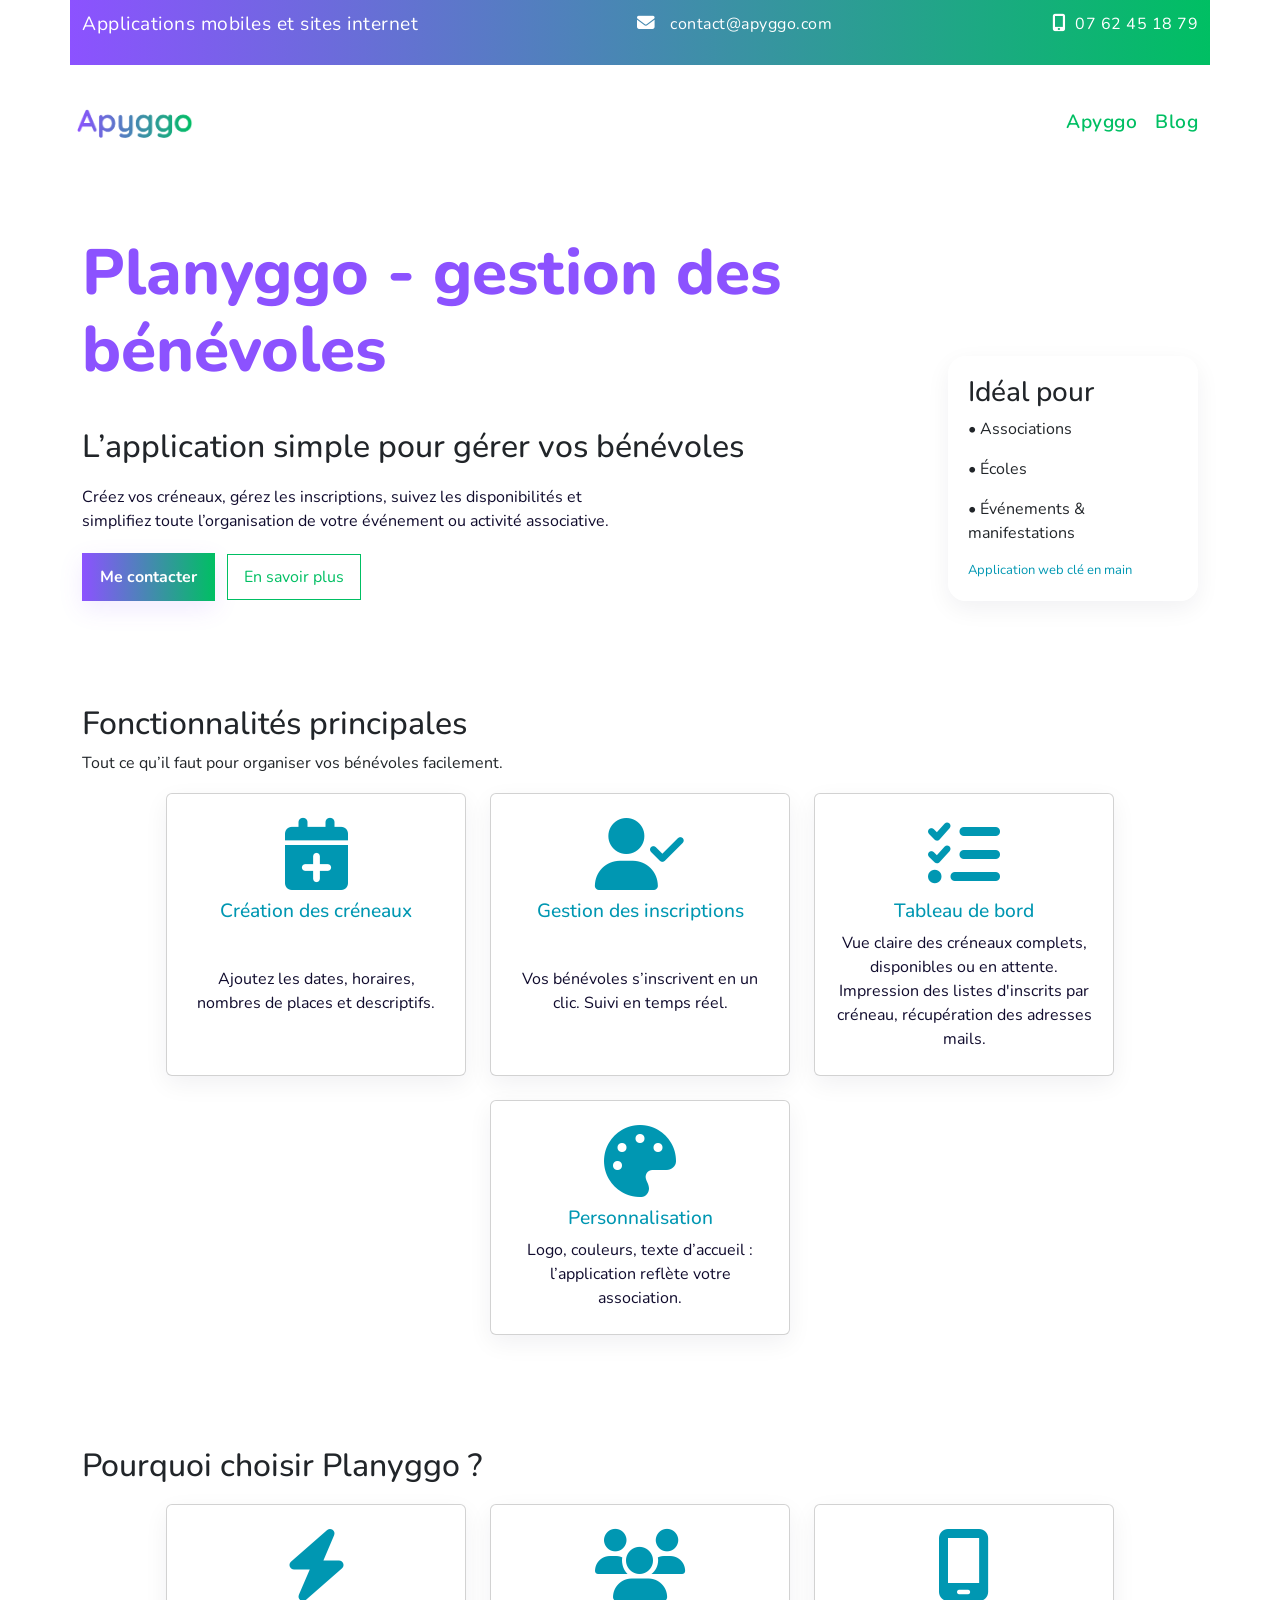
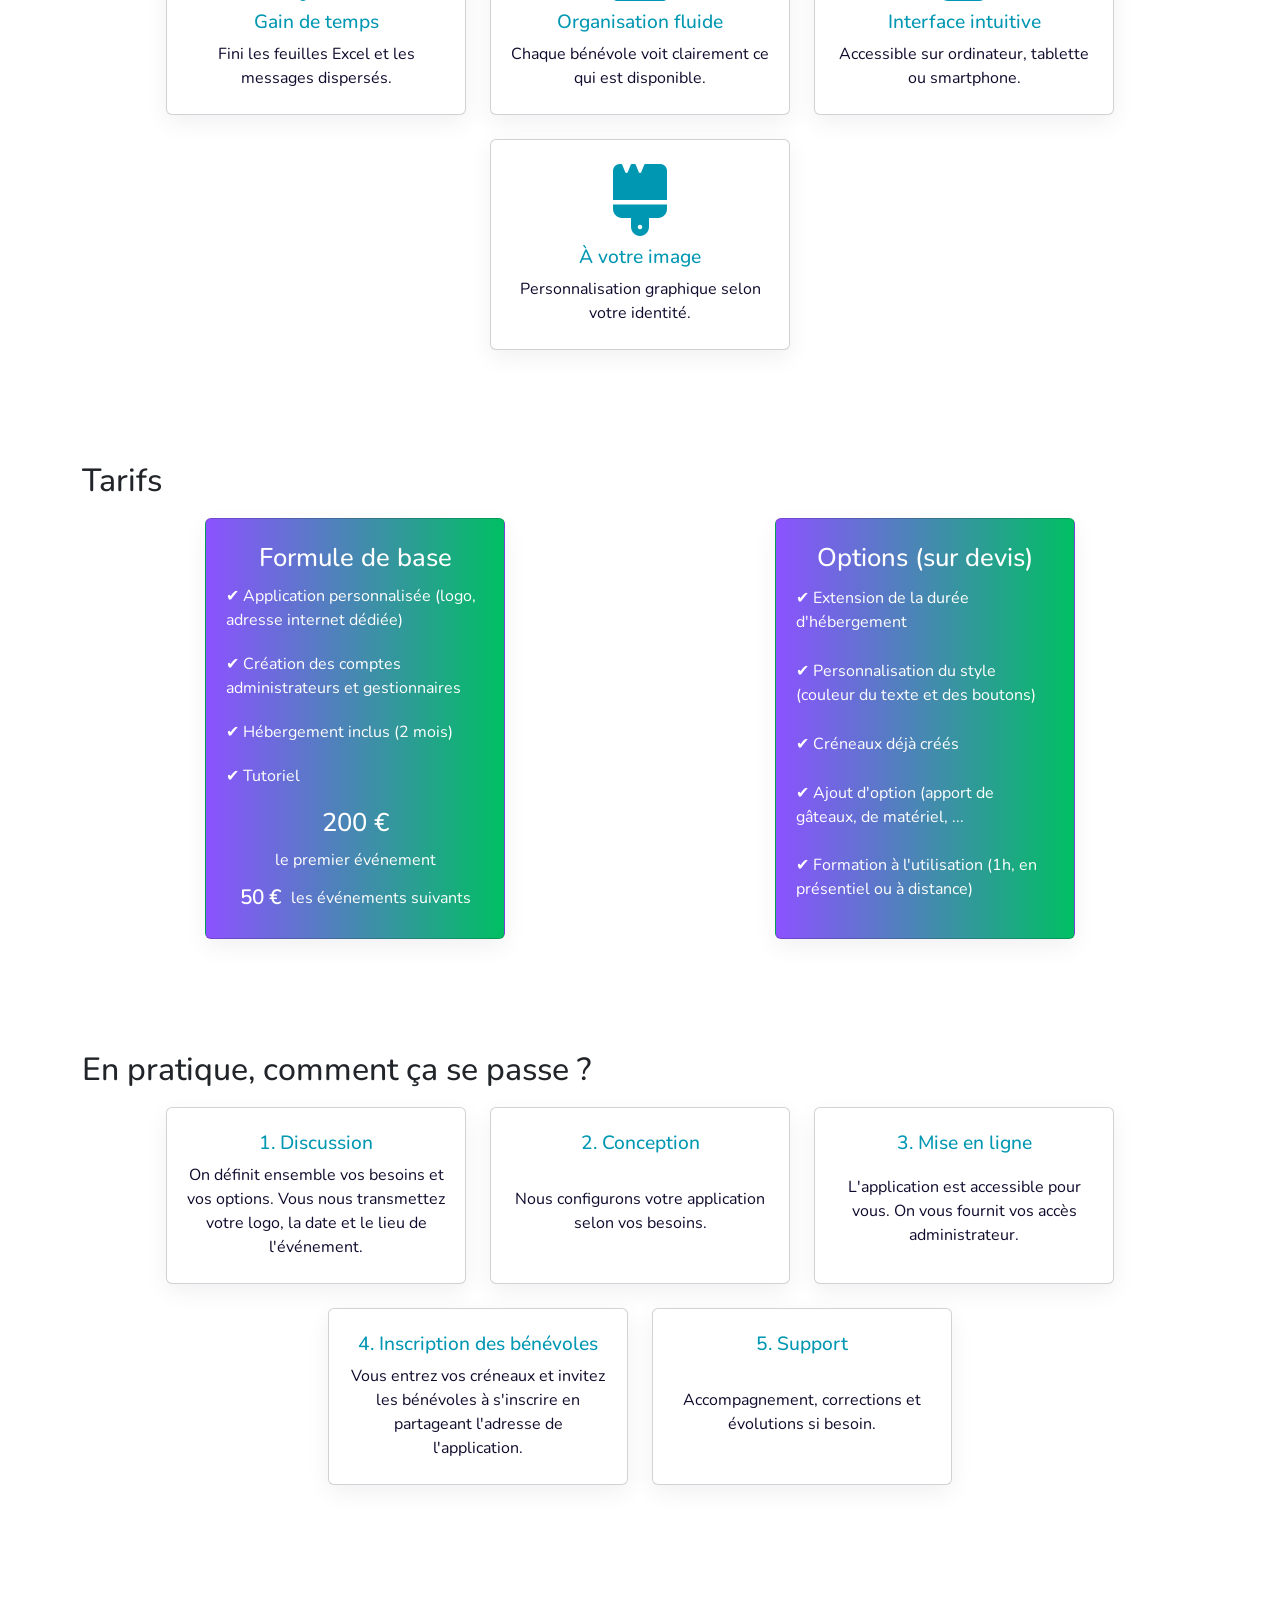
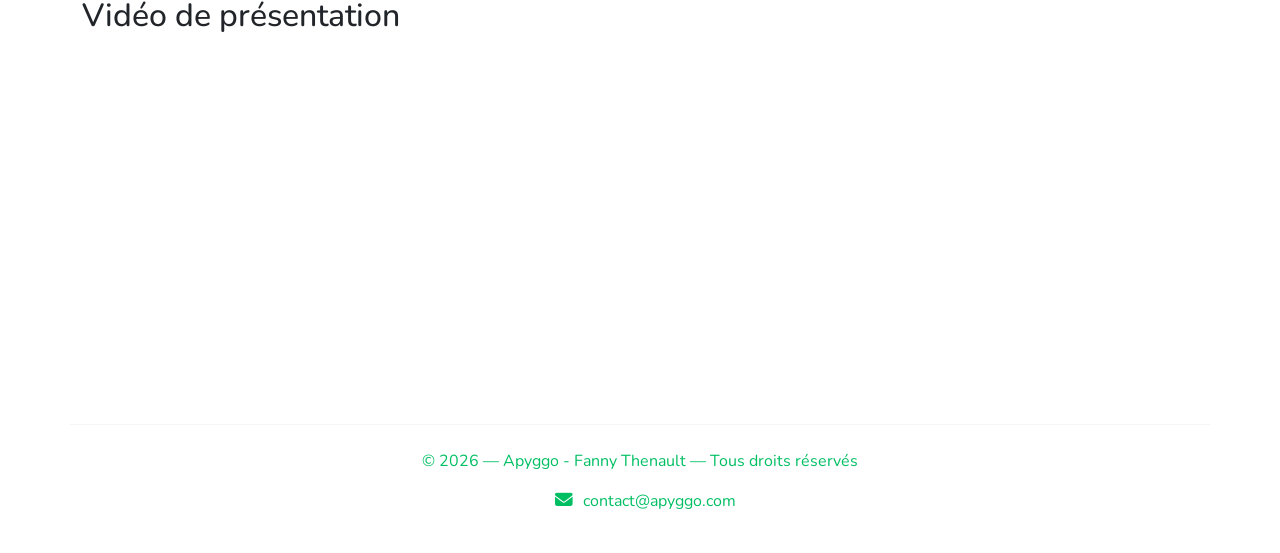
<file: planyggo.html>
<!doctype html>
<html lang="fr">
<head>
<meta charset="utf-8" />
<meta name="viewport" content="width=device-width,initial-scale=1" />
<title>Planyggo — Gestion des bénévoles</title>
<meta name="description" content="Planyggo — Application simple pour créer des créneaux, gérer les inscriptions et organiser facilement les bénévoles de votre association." />

<link rel="preconnect" href="https://fonts.googleapis.com">
<link rel="preconnect" href="https://fonts.gstatic.com" crossorigin>
<link href="https://fonts.googleapis.com/css2?family=Nunito:ital,wght@0,200..1000;1,200..1000&family=Raleway:ital,wght@0,100..900;1,100..900&family=Roboto:ital,wght@0,100;0,300;0,400;0,500;0,700;0,900;1,100;1,300;1,400;1,500;1,700;1,900&display=swap" rel="stylesheet">
 <link href="styles.css" rel="stylesheet">
 <link rel="stylesheet" href="https://cdnjs.cloudflare.com/ajax/libs/font-awesome/6.5.0/css/all.min.css">
<link rel="stylesheet" href="https://cdn.jsdelivr.net/npm/bootstrap@5.3.3/dist/css/bootstrap.min.css" integrity="sha384-QWTKZyjpPEjISv5WaRU9OFeRpok6YctnYmDr5pNlyT2bRjXh0JMhjY6hW+ALEwIH" crossorigin="anonymous">
    <meta property="og:title" content="Gestion des bénévoles pour événements | Planning & inscriptions" />
    <meta property="og:description" content="Outil de gestion des bénévoles pour événements : planning des créneaux, inscription en ligne, export de listes imprimables et d'emails." />
    <meta property="og:image" content="https://apyggo.com/images/logo_apyggo_2.png" />
    <meta property="og:url" content="https://apyggo.com" />
    <meta property="og:type" content="website" />

<link rel="icon" href="images/logo_apyggo_favicon.png" type="image/png">
</head>

<body class="planyggo-page">

<!-- Barre du haut -->
<div class="top-nav container">
  <p class="top-nav-title">Applications mobiles et sites internet</p>
  <p><i class="fa-solid fa-envelope phone-icon"></i><a href="mailto:contact@apyggo.com"> contact@apyggo.com</a></p>
  <p><i class="fa-solid fa-mobile-screen-button phone-icon"></i>07 62 45 18 79</p>
</div>

<!-- HEADER -->
<header>
  <div class="container nav planyggo">
    <div class="brand">
      <div class="logo-planyggo">
        <a href="index.html"><img src="images/logo_apyggo_3_small.png" alt="Apyggo — logo"/></a>
      </div>
    </div>
    <nav>
      <ul>
        <li><a href="index.html">Apyggo</a></li>
        <li><a href="blog/index.html">Blog</a></li>
      </ul>
    </nav>
  </div>
</header>

<main class="container">

<!-- HERO / PRESENTATION -->
<section class="hero">
  <div class="hero-planyggo">

    <h1 class="reveal">Planyggo - gestion des bénévoles </h1>  
    <h2>L’application simple pour gérer vos bénévoles</h2>
    <p class="reveal">
      Créez vos créneaux, gérez les inscriptions, suivez les disponibilités et simplifiez toute l’organisation de votre événement ou activité associative.
    </p>

    <div class="cta-row reveal">
      <button class="cta-primary" href="mailto:contact@apyggo.com">Me contacter</button>
      <a class="cta-ghost" href="#infos">En savoir plus</a>
    </div>
  </div>

  <aside class="hero-card reveal">
    <h3 style="margin-top:0">Idéal pour</h3>
    <ul style="padding:0;margin:8px 0 0 0;list-style:none">
      <li class="mb-16">• Associations</li>
      <li class="mb-16">• Écoles</li>
      <li class="mb-16">• Événements & manifestations</li>
    </ul>
    <div style="margin-top:10px;font-size:13px;color:var(--muted)">
      Application web clé en main
    </div>
  </aside>
</section>


<!-- FONCTIONNALITÉS -->
<section id="infos">
  <h2 class="reveal">Fonctionnalités principales</h2>
  <p class="reveal">Tout ce qu’il faut pour organiser vos bénévoles facilement.</p>

  <div class="service-area" style="margin-top:18px">

    <div class="card reveal">
      <i class="fa-solid fa-calendar-plus icone-planyggo"></i>
      <h3>Création des créneaux</h3>
      <p>Ajoutez les dates, horaires, nombres de places et descriptifs.</p>
    </div>

    <div class="card reveal">
      <i class="fa-solid fa-user-check icone-planyggo"></i>
      <h3>Gestion des inscriptions</h3>
      <p>Vos bénévoles s’inscrivent en un clic. Suivi en temps réel.</p>
    </div>

    <div class="card reveal">
      <i class="fa-solid fa-list-check icone-planyggo"></i>
      <h3>Tableau de bord</h3>
      <p>Vue claire des créneaux complets, disponibles ou en attente.</p>
      <p>Impression des listes d'inscrits par créneau, récupération des adresses mails.</p>
    </div>

    <div class="card reveal">
      <i class="fa-solid fa-palette icone-planyggo"></i>
      <h3>Personnalisation</h3>
      <p>Logo, couleurs, texte d’accueil : l’application reflète votre association.</p>
    </div>

  </div>
</section>


<!-- POURQUOI -->
<section>
  <h2 class="reveal">Pourquoi choisir Planyggo ?</h2>

  <div class="service-area" style="margin-top:18px">

    <div class="card reveal">
      <i class="fa-solid fa-bolt icone-planyggo"></i>
      <h3>Gain de temps</h3>
      <p>Fini les feuilles Excel et les messages dispersés.</p>
    </div>

    <div class="card reveal">
      <i class="fa-solid fa-users icone-planyggo"></i>
      <h3>Organisation fluide</h3>
      <p>Chaque bénévole voit clairement ce qui est disponible.</p>
    </div>

    <div class="card reveal">
      <i class="fa-solid fa-mobile-screen icone-planyggo"></i>
      <h3>Interface intuitive</h3>
      <p>Accessible sur ordinateur, tablette ou smartphone.</p>
    </div>

    <div class="card reveal">
      <i class="fa-solid fa-brush icone-planyggo"></i>
      <h3>À votre image</h3>
      <p>Personnalisation graphique selon votre identité.</p>
    </div>

  </div>
</section>


<!-- TARIFS -->
<section>
  <h2 class="reveal">Tarifs</h2>

  <div class="tarif-area" style="margin-top:18px;">

    <div class="card reveal tarif">
      <h3>Formule de base</h3>
      <p>✔ Application personnalisée (logo, adresse internet dédiée)</p>
        <p>✔ Création des comptes administrateurs et gestionnaires</p>
        <p>✔ Hébergement inclus (2 mois)</p>
        <p>✔ Tutoriel</p>    
      <h3>200 €</h3>
      <p class="center">le premier événement</p>
      <p class="center"><span>50 €  </span>   les événements suivants</p>
    </div>

    <div class="card reveal tarif">
      <h3>Options (sur devis)</h3>
      <p>✔ Extension de la durée d'hébergement</p>
        <p>✔ Personnalisation du style (couleur du texte et des boutons)</p>
        <p>✔ Créneaux déjà créés</p>
        <p>✔ Ajout d'option (apport de gâteaux, de matériel, ...</p>
        <p>✔ Formation à l'utilisation (1h, en présentiel ou à distance)</p>
    </div>

  </div>
</section>


<!-- EN PRATIQUE -->
<section>
  <h2 class="reveal">En pratique, comment ça se passe ?</h2>

  <div class="service-area" style="margin-top:18px">

    <div class="card reveal">
      <h3>1. Discussion</h3>
      <p>On définit ensemble vos besoins et vos options. Vous nous transmettez votre logo, la date et le lieu de l'événement.</p>
    </div>

    <div class="card reveal">
      <h3>2. Conception</h3>
      <p>Nous configurons votre application selon vos besoins.</p>
    </div>

    <div class="card reveal">
      <h3>3. Mise en ligne</h3>
      <p>L'application est accessible pour vous. On vous fournit vos accès administrateur.</p>
    </div>

    <div class="card reveal">
      <h3>4. Inscription des bénévoles</h3>
      <p>Vous entrez vos créneaux et invitez les bénévoles à s'inscrire en partageant l'adresse de l'application.</p>
    </div>

    <div class="card reveal">
      <h3>5. Support</h3>
      <p>Accompagnement, corrections et évolutions si besoin.</p>
    </div>

  </div>
</section>


<!-- VIDEO -->
<section>
  <h2 class="reveal">Vidéo de présentation</h2>
  <div style="text-align:center;margin-top:20px" class="reveal">
    <iframe width="560" height="315"
      src="https://www.youtube.com/embed/5d0b94TUJNQ"
      title="Présentation Planyggo"
      frameborder="0"
      allowfullscreen>
    </iframe>
  </div>
</section>

</main>


<!-- FOOTER -->
<footer>
  <div class="container footer">
    <p>© <span id="year"></span> — Apyggo - Fanny Thenault — Tous droits réservés</p>
    <p><i class="fa-solid fa-envelope phone-icon"></i><a href="mailto:contact@apyggo.com">contact@apyggo.com</a></p>
  </div>
</footer>
<button id="backToTop" title="Retour en haut">^</button>
<script src="script.js"></script>
</body>
</html>
</file>
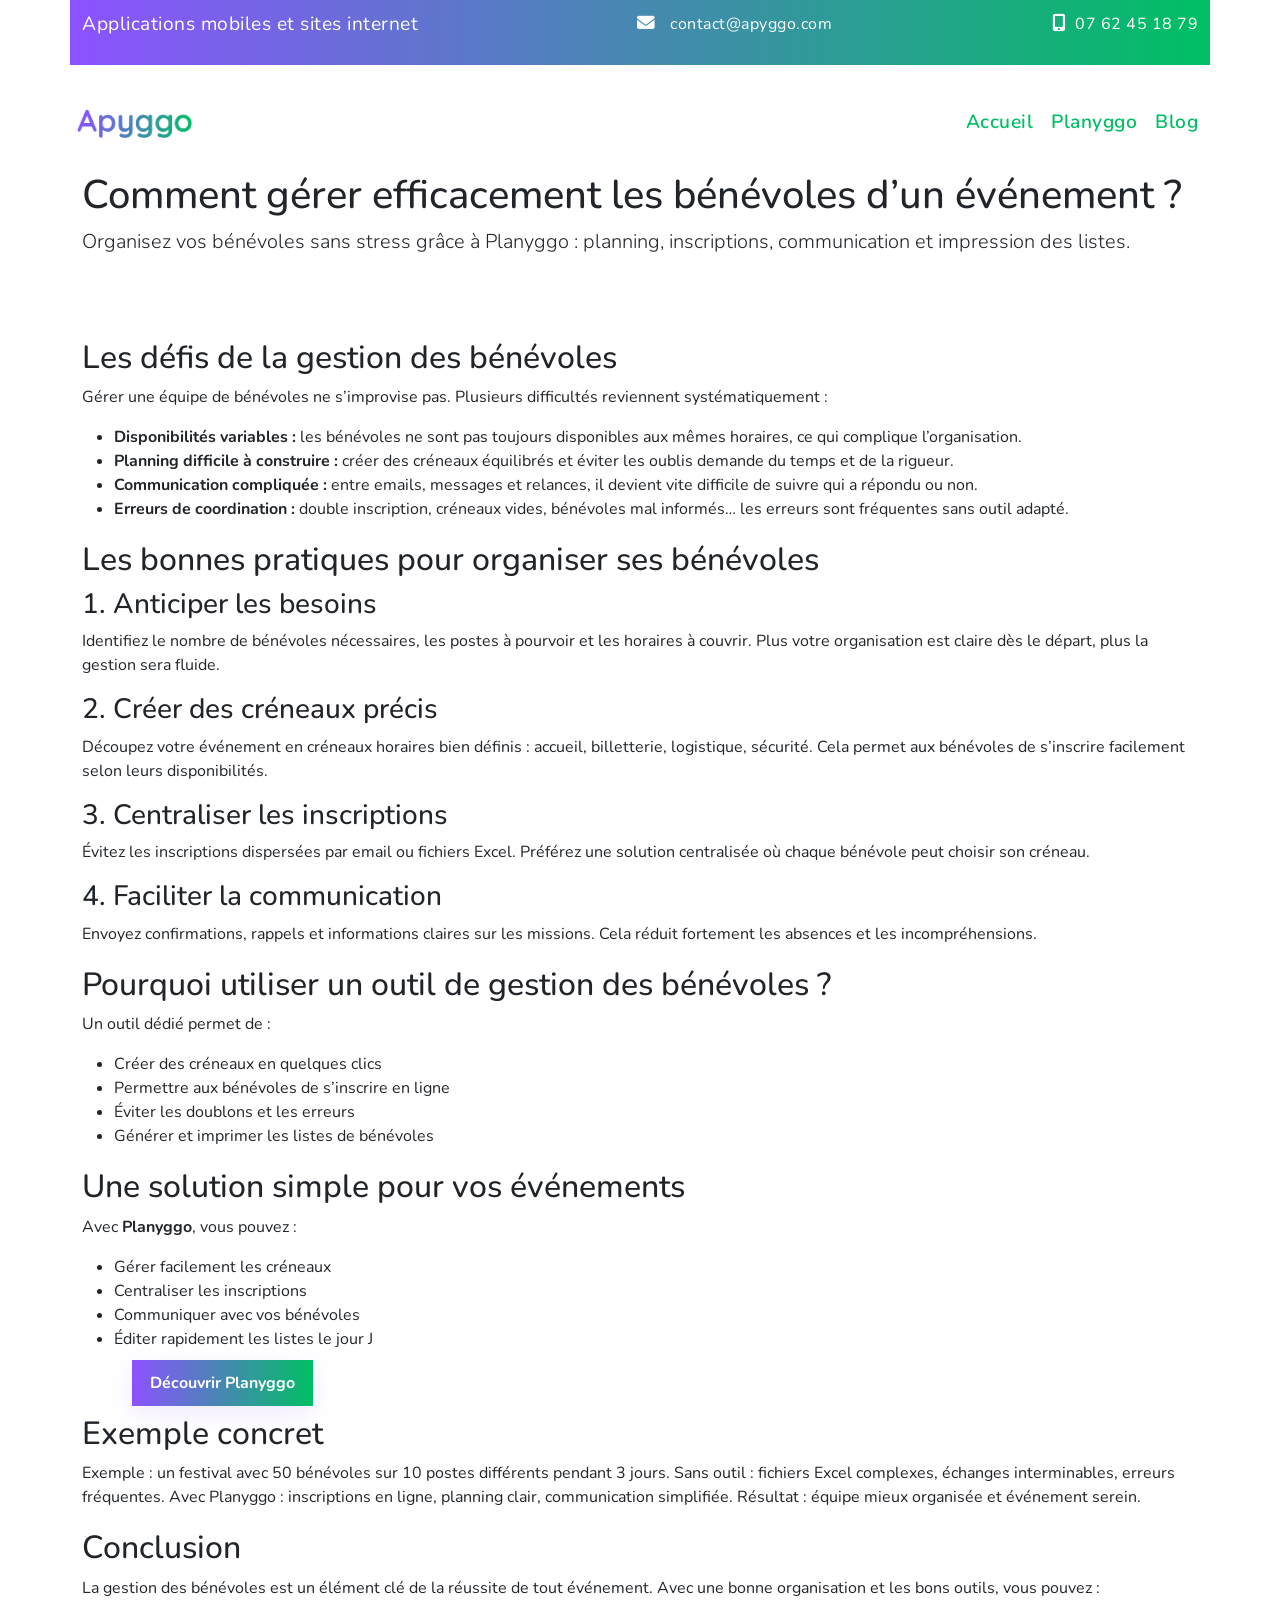
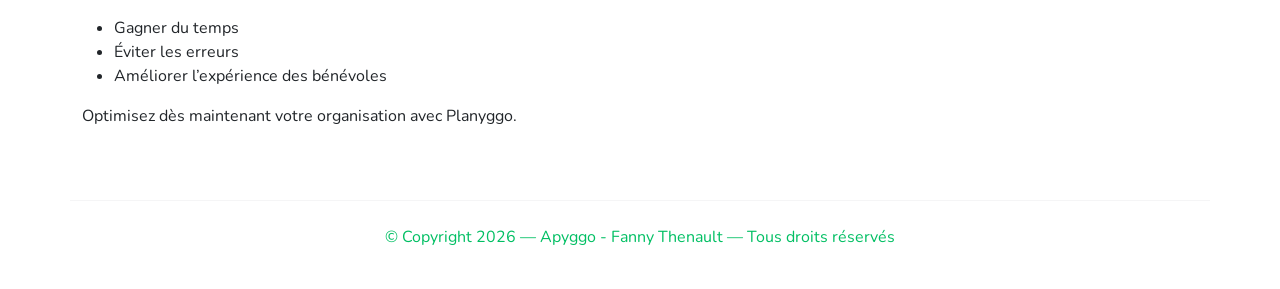
<file: blog/blog-gestion-benevole-evenement.html>
<!doctype html>
<html lang="fr">
<head>
<meta charset="utf-8" />
<meta name="viewport" content="width=device-width,initial-scale=1" />
<title>Comment gérer efficacement les bénévoles lors d'un événement</title>
<meta name="description" content="Découvrez comment gérer efficacement les bénévoles de votre événement avec Planyggo : planning, inscriptions, communication et impression des listes." />

<link rel="preconnect" href="https://fonts.googleapis.com">
<link rel="preconnect" href="https://fonts.gstatic.com" crossorigin>
<link href="https://fonts.googleapis.com/css2?family=Nunito:ital,wght@0,200..1000;1,200..1000&family=Raleway:ital,wght@0,100..900;1,100..900&family=Roboto:ital,wght@0,100;0,300;0,400;0,500;0,700;0,900;1,100;1,300;1,400;1,500;1,700;1,900&display=swap" rel="stylesheet">
 <link href="/styles.css" rel="stylesheet">
 <link rel="stylesheet" href="https://cdnjs.cloudflare.com/ajax/libs/font-awesome/6.5.0/css/all.min.css">
<link rel="stylesheet" href="https://cdn.jsdelivr.net/npm/bootstrap@5.3.3/dist/css/bootstrap.min.css" integrity="sha384-QWTKZyjpPEjISv5WaRU9OFeRpok6YctnYmDr5pNlyT2bRjXh0JMhjY6hW+ALEwIH" crossorigin="anonymous">
    <meta property="og:title" content="Gestion des bénévoles pour événements | Planning & inscriptions" />
    <meta property="og:description" content="Outil de gestion des bénévoles pour événements : planning des créneaux, inscription en ligne, export de listes imprimables et d'emails." />
    <meta property="og:image" content="https://apyggo.com/images/logo_apyggo_2.png" />
    <meta property="og:url" content="https://apyggo.com" />
    <meta property="og:type" content="website" />

<link rel="icon" href="/images/logo_apyggo_favicon.png" type="image/png">
</head>

<body class="planyggo-page">

<!-- Barre du haut -->
<div class="top-nav container">
  <p class="top-nav-title">Applications mobiles et sites internet</p>
  <p><i class="fa-solid fa-envelope phone-icon"></i><a href="mailto:contact@apyggo.com"> contact@apyggo.com</a></p>
  <p><i class="fa-solid fa-mobile-screen-button phone-icon"></i>07 62 45 18 79</p>
</div>

<!-- HEADER -->
<header>
  <div class="container nav planyggo">
    <div class="brand">
      <div class="logo-planyggo">
        <a href="index.html"><img src="/images/logo_apyggo_3_small.png" alt="Apyggo — logo"/></a>
      </div>
    </div>
    <nav>
      <ul>
        <li><a href="/index.html">Accueil</a></li>
        <li><a href="/planyggo.html">Planyggo</a></li>
        <li><a href="/blog/index.html">Blog</a></li>
      </ul>
    </nav>
  </div>
</header>

<main class="container">

<article class="blog-article">
  <header>
    <h1 class="reveal">Comment gérer efficacement les bénévoles d’un événement ?</h1>
    <p class="lead reveal">Organisez vos bénévoles sans stress grâce à Planyggo : planning, inscriptions, communication et impression des listes.</p>
  </header>

  <section class="blog-content">
    <h2>Les défis de la gestion des bénévoles</h2>
    <p>Gérer une équipe de bénévoles ne s’improvise pas. Plusieurs difficultés reviennent systématiquement :</p>
    <ul>
      <li><strong>Disponibilités variables :</strong> les bénévoles ne sont pas toujours disponibles aux mêmes horaires, ce qui complique l’organisation.</li>
      <li><strong>Planning difficile à construire :</strong> créer des créneaux équilibrés et éviter les oublis demande du temps et de la rigueur.</li>
      <li><strong>Communication compliquée :</strong> entre emails, messages et relances, il devient vite difficile de suivre qui a répondu ou non.</li>
      <li><strong>Erreurs de coordination :</strong> double inscription, créneaux vides, bénévoles mal informés… les erreurs sont fréquentes sans outil adapté.</li>
    </ul>

    <h2>Les bonnes pratiques pour organiser ses bénévoles</h2>
    <h3>1. Anticiper les besoins</h3>
    <p>Identifiez le nombre de bénévoles nécessaires, les postes à pourvoir et les horaires à couvrir. Plus votre organisation est claire dès le départ, plus la gestion sera fluide.</p>

    <h3>2. Créer des créneaux précis</h3>
    <p>Découpez votre événement en créneaux horaires bien définis : accueil, billetterie, logistique, sécurité. Cela permet aux bénévoles de s’inscrire facilement selon leurs disponibilités.</p>

    <h3>3. Centraliser les inscriptions</h3>
    <p>Évitez les inscriptions dispersées par email ou fichiers Excel. Préférez une solution centralisée où chaque bénévole peut choisir son créneau.</p>

    <h3>4. Faciliter la communication</h3>
    <p>Envoyez confirmations, rappels et informations claires sur les missions. Cela réduit fortement les absences et les incompréhensions.</p>

    <h2>Pourquoi utiliser un outil de gestion des bénévoles ?</h2>
    <p>Un outil dédié permet de :</p>
    <ul>
      <li>Créer des créneaux en quelques clics</li>
      <li>Permettre aux bénévoles de s’inscrire en ligne</li>
      <li>Éviter les doublons et les erreurs</li>
      <li>Générer et imprimer les listes de bénévoles</li>
    </ul>

    <h2>Une solution simple pour vos événements</h2>
    <p>Avec <strong>Planyggo</strong>, vous pouvez :</p>
    <ul>
      <li>Gérer facilement les créneaux</li>
      <li>Centraliser les inscriptions</li>
      <li>Communiquer avec vos bénévoles</li>
      <li>Éditer rapidement les listes le jour J</li>
    </ul>
    <div>
      <a class="cta-primary" href="/planyggo.html" >Découvrir Planyggo</a>
    </div>
    <h2>Exemple concret</h2>
    <p>Exemple : un festival avec 50 bénévoles sur 10 postes différents pendant 3 jours. Sans outil : fichiers Excel complexes, échanges interminables, erreurs fréquentes. Avec Planyggo : inscriptions en ligne, planning clair, communication simplifiée. Résultat : équipe mieux organisée et événement serein.</p>

    <h2>Conclusion</h2>
    <p>La gestion des bénévoles est un élément clé de la réussite de tout événement. Avec une bonne organisation et les bons outils, vous pouvez :</p>
    <ul>
      <li>Gagner du temps</li>
      <li>Éviter les erreurs</li>
      <li>Améliorer l’expérience des bénévoles</li>
    </ul>
    <p>Optimisez dès maintenant votre organisation avec Planyggo.</p>
  </section>
</article>

</main>

<!-- FOOTER -->
<footer>
  <div class="container footer">

      <p>© Copyright <span id="year"></span> — Apyggo - Fanny Thenault — Tous droits réservés </p>

  </div>
</footer>
<button id="backToTop" title="Retour en haut">^</button>

  <script src="https://cdn.jsdelivr.net/npm/bootstrap@5.3.0-alpha1/dist/js/bootstrap.bundle.min.js"></script>
    <script src="/script.js"></script>
    <script src="https://cdn.jsdelivr.net/npm/bootstrap@5.3.3/dist/js/bootstrap.min.js" integrity="sha384-0pUGZvbkm6XF6gxjEnlmuGrJXVbNuzT9qBBavbLwCsOGabYfZo0T0to5eqruptLy" crossorigin="anonymous"></script>
    <script src="https://cdn.jsdelivr.net/npm/bootstrap@5.3.3/dist/js/bootstrap.bundle.min.js" integrity="sha384-YvpcrYf0tY3lHB60NNkmXc5s9fDVZLESaAA55NDzOxhy9GkcIdslK1eN7N6jIeHz" crossorigin="anonymous"></script>


</body>
</html>
</file>
<file: styles.css>
:root{
--bg: #ffffff;
--muted: #0097b2;
--text: #100b2d; /* ton violet sombre existant */
--accent-start: #8c52ff; /* fournie */
--accent-end: #00bf63; /* fournie (corrigée) */
--accent: linear-gradient(90deg,var(--accent-start),var(--accent-end));
--card-shadow: 0 8px 24px rgba(16,11,45,0.06);
--radius: 14px;
--container: 1100px;
}


*{box-sizing:border-box;   font-family: "Nunito", sans-serif; }
html,body{height:100%;}
body{
margin:0;
font-family: "Nunito", sans-serif;
color:var(--text);
background:var(--bg);
-webkit-font-smoothing:antialiased;
-moz-osx-font-smoothing:grayscale;
line-height:1.5;
-webkit-tap-highlight-color:transparent;
}


a{color:inherit;text-decoration:none}





/* Header */
.top-nav{padding:0 0;position:sticky;top:0;backdrop-filter: blur(6px);background:linear-gradient(90deg, #8c52ff, #00bf63);z-index:60;
max-width: 1200px;
  margin: 0 auto;
  padding: 10px 40px;
  display: flex;
  flex-wrap: wrap;
  align-items: center;
  justify-content: space-between;}
  .top-nav-title {
    font-size: larger;
  }

.nav{max-width: 1200px;
  margin: 20px auto;
  padding: 18px 40px;
  display: flex;
  align-items: center;
  justify-content: space-between;
}
.brand{display:flex;gap:12px;align-items:center}
.logo{display:flex;align-items:center;gap:10px;}
.logo img{height:110px;width:auto;display:block;}
.logo-planyggo img {height:40px;width:auto;display:block;}
.brand .title{font-weight:700;color:var(--text)}
nav ul{display:flex;gap:18px;list-style:none;margin:0;padding:0}
.nav ul{display:flex;gap:18px;list-style:none;margin:0;padding:0}
.phone-icon {
  color: white;
  font-size: 1.1rem;
  padding: 0 10px;
}
.top-nav p {
    color: #fff;
  letter-spacing: 0.5px;
  position: relative;
  transition: transform 0.3s ease;}

  .top-nav a {
    color: #fff;
  letter-spacing: 0.5px;
  position: relative;
  transition: transform 0.3s ease;
text-decoration: none;
}

.top-nav a:hover {
    color: #c0c4c8;
}

.nav a{color: var(--accent-end);
  text-decoration: none;
  font-weight: 600;
  font-size: 1.2rem;
  letter-spacing: 0.5px;
  position: relative;
  transition: color 0.3s ease;
}

  .nav-links a::after {
  content: "";
  position: absolute;
  bottom: -6px;
  left: 0;
  width: 0%;
  height: 2px;
  background: #fff;
  transition: width 0.3s ease;
}
nav a:hover {
  color: #548bc6;
}

.nav-links a:hover::after {
  width: 100%;
}
.btn{display:inline-flex;align-items:center;gap:10px;padding:10px 16px;border-radius:10px;border:1px solid rgba(16,11,45,0.06);background:white;cursor:pointer;font-weight:600}
.btn-contact{text-align: center;padding:10px 16px;border-radius:10px;border:1px solid var(--muted);background:white;cursor:pointer;font-weight:600}
.btn-contact:hover{background:var(--muted);color:white;cursor:pointer;font-weight:600}


/* Hero */
.hero{padding:64px 0 48px; display: flex;gap: 20px;}
.hero h1{font-size:38px;margin:0 0 16px}
.hero p{margin:0 0 20px;color:var(--text);max-width:56ch}
.cta-row{display:flex;gap:12px;align-items:center}
.cta-primary{text-align: center;background:var(--accent-start);background-image:var(--accent);color:white;padding:12px 18px;border:none;box-shadow:0 8px 24px rgba(140,82,255,0.12);cursor:pointer;font-weight:700; text-decoration: none;}
.cta-ghost{text-align: center;border:1px solid var(--accent-end);color: var(--accent-end); padding:10px 16px;background:white; text-decoration: none;}



.hero-card{background:linear-gradient(180deg,rgba(255,255,255,0.9),white);padding:20px;border-radius:18px;box-shadow:var(--card-shadow);min-width:250px;margin-top: auto;}
.meta{display:flex;gap:12px;align-items:center;margin-bottom:10px}
.chip{font-size:13px;padding:6px 10px;border:1px dashed rgba(16,11,45,0.06)}
@media (max-width: 980px) {
  .hero {
    flex-direction: column;
    gap: 24px;
    padding: 48px 20px;
  }
}

/* Services */
section{padding:56px 0}

.service-area {
  display: flex;
  flex-wrap: wrap;
  justify-content: center; /* ✅ centrage plus fluide */
  gap: 24px; /* ✅ espace régulier entre cartes */
}

/* Carte */
.card {
  flex: 0 1 300px; /* ✅ largeur fixe mais flexible sur petits écrans */
  height: 300px;
  background: #fff;
  padding: 24px 20px;
  box-shadow: var(--card-shadow);
  color: var(--muted);
  text-align: center;
  border-radius: 12px;
  display: flex;
  flex-direction: column; /* ✅ structure verticale */
  justify-content: space-between; /* ✅ garde une belle répartition du contenu */
  transition: transform 0.3s ease, box-shadow 0.3s ease;
}

/* Icône */
.card i {
  font-size: 8vh;
  margin-bottom: 10px;
}

/* Titre */
.card h3 {
  margin: 0 0 8px;
  color: var(--muted);
  font-size: 1.2rem;
}

/* Texte */
.card p {
  margin: 0;
  color: var(--text);
  flex-grow: 1; /* ✅ équilibre les hauteurs selon la longueur du texte */
  display: flex;
  align-items: center;
  justify-content: center;
  text-align: center;
}


/* projets */
.card-project {
  display: flex;
  flex-direction: column;
  justify-content: space-between;
  background: #fff;
  border: 1px solid rgba(16, 11, 45, 0.06);
  box-shadow: 0 4px 12px rgba(0, 0, 0, 0.05);
  padding: 0 0 16px;
  text-align: center;
  transition: transform 0.3s ease, box-shadow 0.3s ease;
  height: 100%;
  width: 280px; /* ✅ rend la carte plus étroite (ajuste selon ton design) */
  margin:1rem;
  overflow: hidden;
}

/* Image */
.card-project img {
  width: 100%;
  height: 50%;
  object-fit: contain;
  background-color: #fff;
  border-bottom: 1px solid rgba(16, 11, 45, 0.06);
  display: block;
}

/* Contenu */
.card-project h3 {
  font-size: 1.1rem;
  color: var(--muted);
  margin: 14px 0 6px;
  padding: 0 1rem;
}

.card-project p {
  color: #555;
  font-size: 0.95rem;
  padding: 0 1rem;
  margin-bottom: 1px; /* ✅ réduit l’espace sous le texte */
  flex-grow: 0.5;
}

.card-project a {
    text-decoration: none;
}

/* Bouton */
.card-project .cta-primary {
  align-self: center;
  margin-top: 0; /* ✅ supprime l’espace supplémentaire au-dessus */
  margin-bottom: 12px; /* un petit espace en bas pour respirer */
  background: linear-gradient(90deg, #8c52ff, #00bf63);
  color: #fff;
  border: none;
  padding: 10px 16px;
  font-weight: 600;
  cursor: pointer;
  transition: opacity 0.3s ease;
}

.cta-primary.invisible {
    background:none;
}

.card-project .cta-primary:hover {
  opacity: 0.9;
}

.card-project:hover {
  transform:  scale(1.01);
  box-shadow: 0 6px 20px rgba(0, 0, 0, 0.08);
}

.project-area {
    display: flex;
    flex-wrap: wrap;
    justify-content: center;
}





/* Testimonials */
.testimonials{display:grid;grid-template-columns:1fr 1fr;gap:18px}
blockquote{margin:0;padding:18px;border-radius:12px;background:linear-gradient(180deg,rgba(240,246,255,0.7),white)}
/* Contact */
.contact{display:flex;}
form{display:flex;flex-direction:column;gap:12px}
input,textarea,select{padding:12px;border-radius:10px;border:1px solid var(--muted);font-size:15px}
textarea{min-height:140px}

#contact {
    padding:0 0;
max-width: 1200px;
  margin: 0 auto;
  padding: 40px 40px;
  display: flex;
    justify-content: center;
 }

 #contact .container {
  display: flex;
  flex-wrap: wrap; /* ✅ pour gérer le responsive */
  justify-content: space-between;
  align-items: center;
  gap: 40px;
  max-width: 1200px;
  width: 100%;
}

 .contact-form-container {
flex: 1;
 }

 .contact-card {background:linear-gradient(90deg, #8c52ff, #00bf63);
    padding: auto;
max-width: 320px;
  margin: 0 auto;

  color: white;

  text-align: center;
 }

 .coordonnees {
    padding: 0;
    margin: 0;
    gap: 10px;
 }

 .contact-card a {
    color: inherit;
    text-decoration: none;
 }

 .contact-form {
    background-color: #fff;
    padding: 10px;
    border: #0097b2;
    border-radius: 10px;
}



.footer{
  padding:24px 0;
  color:var(--accent-end);
  border-top:1px solid rgba(16,11,45,0.04);
  display: flex; 
  justify-content: center;
  flex-wrap: wrap;
flex-direction: column;
align-items: center;
  i {
      color:var(--accent-end);
  }

    a {
      color:var(--accent-end);
      text-decoration: none;
  }
}

#backToTop {
  position: fixed;
  bottom: 24px;
  right: 24px;
  width: 48px;
  height: 48px;
  display: flex;
  align-items: center;
  justify-content: center;

  font-size: 1.5rem;
  background: linear-gradient(90deg, #8c52ff, #00bf63);
  color: white;
  border: none;
  border-radius: 50%;
  cursor: pointer;
  box-shadow: 0 4px 12px rgba(0,0,0,0.25);
  opacity: 0;
  pointer-events: none;
  transition: all 0.3s ease;
  z-index: 999;
}

/* Affichage du bouton */
#backToTop.show {
  opacity: 0.5;
  pointer-events: auto;
}

/* Effet au hover */
#backToTop:hover {
  transform: translateY(-4px) scale(1.1);
  opacity: 1;
  box-shadow: 0 6px 20px rgba(0,0,0,0.3);
}


/* Responsive */
@media (max-width: 768px) {

  .card-project {
    width: 100%;
  }

  .card-project img {
    height: 200px;
  }
  .top-nav {
    width: 100%;
}
}


@media (max-width:640px){

header .nav {
    text-align: center;
}
.top-nav {
    width: 100%;
}
}

@media (max-width: 1200px) {
  .top-nav {
    max-width: 100%;
    width: 100%;
    margin: 0;
    border-radius: 0; /* optionnel, si tu veux qu’elle colle bien aux bords */
  }
}

@media (max-width: 991px) {
  .top-nav-title {
    display: none;
  }
}

/* Quand l'écran fait moins de 500px, on masque entièrement la barre du haut */
@media (max-width: 500px) {
  .top-nav {
    display: none;
  }
}



@media (max-width: 1200px) {
  .container {
    max-width: 100%;
    padding: 0 20px; /* marge latérale homogène sur tous les écrans < 1200px */
  }
}

body:not(.planyggo-page) {
@media (max-width: 768px) {
  /* Container du header */
  header .container.nav {
    flex-direction: column;      /* empile logo et nav */
    align-items: center;         /* centre horizontalement */
    gap: 16px;                   /* espace entre logo et nav */
    padding: 0 12px;
  }

  /* Logo centré */
  .brand {
    justify-content: center;
    width: 100%;
  }

  /* Nav centré */
  nav {
    width: 100%;
  }

  nav ul {
    justify-content: center;     /* centre les liens */
    flex-wrap: wrap;             /* wrap si trop long */
    gap: 12px;                   /* espace entre liens */
  }

  nav li {
    margin: 0;
  }
}
}





/* small animations */
.reveal{opacity:0;transform:translateY(10px);transition:all 700ms cubic-bezier(.16,.84,.24,1)}
.reveal.active{opacity:1}


/* utility */
.muted{color:var(--muted)}
.mb-16{margin-bottom:16px}


.icone-planyggo {
  color:var(--muted);
}


.tarif-area {
  display: flex;
  flex-wrap: wrap;
  justify-content: center; /* ✅ centrage plus fluide */
  gap: 24px; /* ✅ espace régulier entre cartes */

  .card {
    justify-content: center;
  }
}

.tarif {
  background:linear-gradient(90deg, #8c52ff, #00bf63);
      padding: auto;
max-width: 320px;
  margin: 0 auto;
  color: white;
  text-align: center;
      gap: 10px;
display: flex;
  p {
    color: white;
      text-align:left;
      padding-bottom: 10px;
      justify-content: start;
  }
  .center {
  justify-content: center;
  margin-top: 0;
  padding-top: 0;
  margin-bottom: 0;
  padding-bottom: 0;
  gap: 0;
}
span {
  font-weight: 600;
  font-size: 1.3rem;
  padding-right: 10px;
}

  h3 {
    color: white;
    font-size: 1.6rem;
    padding-bottom: 0;
    margin-bottom: 0;
  }
}

.hero-planyggo {


  h1 {
    font-size: 4rem;
    color:var(--accent-start) ;
    font-weight: 800;
    margin-bottom: 50px;
  }
}


.blog-content div {
  margin-bottom: 20px;
  margin-left: 50px;
  margin-top:20px;
}

.blog-content h2 {
  margin-top: 20px;
}

.card-body div {
  margin-top: 20px;
}

.not-published {
  display: none;
}
</file>
<file: stages-scratch/style.css>
body {
    font-family: 'Nunito', sans-serif;
    margin: auto;
    background: #ffffff;
    color: #000;
    max-width: 1200px;
}


/* ================================================= */
/* ===================== HEADER ==================== */
/* ================================================= */

header {
    background: white;
    color: #fea807;
    text-align: center;
}

header h1 {
    margin: 0;
    font-size: 2.2em;
}

.header-bar {
    background-color: #fea807;
    color: white;
    font-weight: bold;
    display: flex;
    justify-content: space-around;
    margin-top: 15px;
}

header p {
    font-size: 1.2em;
}

header img {
    margin-top: 20px;
}


/* ================================================= */
/* ==================== SECTIONS =================== */
/* ================================================= */

section {
    padding: 30px 20px;
    margin: auto;
}


/* ================================================= */
/* ====================== HERO ===================== */
/* ================================================= */

.hero {
    background: #ffde59;
    justify-content: center;
    display: flex;
    gap: 30px;
    align-items: center;
    padding: 40px 20px;
}

.hero_title {
    display: flex;
    align-items: center;
    justify-content: space-around;
}

.hero .col_1 {
    font-family: 'handlee', sans-serif;
    flex: 2;
    font-size: 1.2em;
    text-align: center;
    background-color: #fea807;
    padding: 20px;
}

.hero .col_1 h2 {
    font-size: 1.8em;
    margin-bottom: 20px;
}

.hero .col_1 p {
    padding: 10px 15px;
    border-radius: 8px;
    margin: 10px 0;
    font-weight: 600;
}

.hero .col_2 {
    flex: 1;
}

.hero .line_1 {
    background: white;
    padding: 20px;
    box-shadow: 0 8px 20px rgba(0,0,0,0.1);
}

.hero h3 {
    color: #fea807;
    margin-bottom: 10px;
}

.hero h2 {
    color: white;
}

.cta {
    display: inline-block;
    margin-top: 20px;
    background: white;
    color: #fea807;
    padding: 15px 20px;
    border-radius: 10px;
    text-decoration: none;
    font-weight: bold;
    transition: 0.5s;
    align-self: center;
}

.cta:hover {
    transform: scale(1.2);
}

.info_inscription {
    font-family: 'Nunito', sans-serif;
    font-size: medium;
}


/* ================================================= */
/* ===================== DETAILS =================== */
/* ================================================= */

.details {
    display: flex;
    justify-content: center;
    color: #fea807;
    gap: 30px;
    flex-wrap: wrap;
    padding: 20px;
}

.details h2 {
    font-family: 'handlee', sans-serif;
    justify-self: center;
    text-align: center;
    margin-bottom: 15px;
}

.details_col_1,
.details_col_2,
.details_col_3 {
    flex: 1 1 300px;
    max-width: 350px;
}


/* ================================================= */
/* ======================= BOX ===================== */
/* ================================================= */

.box {
    display: flex;
    flex-direction: column;
    gap: 15px;

    background: linear-gradient(135deg, #fea807, #ffde59);
    color: #000;

    padding: 25px;
    border-radius: 15px;

    box-shadow: 0 10px 25px rgba(0,0,0,0.1);

    max-width: 320px;
    margin: auto;

    transition: 0.3s;
}

.box:hover {
    transform: translateY(-5px);
    box-shadow: 0 15px 35px rgba(0,0,0,0.15);
}

.box.contact {
    max-width: 600px;
    gap: 0;
    padding: 20px;
    color: white;
}

.box.semaine:hover {
    transform: none;
}

/* ================================================= */
/* ==================== PLANNING =================== */
/* ================================================= */

.planning {
    color: #fea807;
    padding-top: 40px;
    padding-bottom: 40px;
}

.planning > h2 {
    text-align: center;
    font-family: 'handlee', sans-serif;
    font-size: 2em;
    margin-bottom: 10px;
}

.planning > h2 i {
    margin-right: 8px;
}


/* Titre "Stages débutants" */

.debutants > h3 {
    text-align: center;
    font-family: 'handlee', sans-serif;
    font-size: 1.5em;
    margin: 10px 0 25px;
}


/* ================================================= */
/* ==================== SEMAINE ==================== */
/* ================================================= */

.semaine {
    width: 100%;
    box-sizing: border-box;

    background: #fff8d6;

    border-radius: 18px;

    padding: 20px;
    margin: 0 auto 25px;

    box-shadow: 0 8px 20px rgba(0, 0, 0, 0.08);

   /* border-left: 6px solid #fea807;*/

    transition: transform 0.3s ease, box-shadow 0.3s ease;
}

.semaine:hover {
    transform: translateY(-3px);

    box-shadow:
        0 12px 28px rgba(0, 0, 0, 0.12);
}


/* ================================================= */
/* ================= TITRE SEMAINE ================= */
/* ================================================= */

.semaine-titre {
    display: flex;
    align-items: center;
    gap: 15px;

    margin-bottom: 20px;

    color: #fea807;
}

.semaine-titre > i {
    font-size: 1.8em;

    background: #fea807;
    color: white;

    width: 45px;
    height: 45px;

    border-radius: 50%;

    display: flex;
    align-items: center;
    justify-content: center;
}

.semaine-titre div {
    display: flex;
    flex-direction: column;
}

.semaine-titre span {
    font-size: 0.9em;
    color: #777;
}

.semaine-titre strong {
    font-size: 1.4em;
}


/* ================================================= */
/* ==================== SESSIONS =================== */
/* ================================================= */

.sessions {
    display: grid;
    grid-template-columns: repeat(2, minmax(0, 1fr));

    gap: 20px;
}


/* Carte d'une session */

.session {
    background: white;

    border-radius: 14px;

    padding: 20px;

    box-sizing: border-box;

    box-shadow: 0 4px 12px rgba(0, 0, 0, 0.07);

    transition: transform 0.3s ease;
}

.session:hover {
    transform: translateY(-3px);
}


/* ================================================= */
/* ================ TITRE SESSION ================== */
/* ================================================= */

.session-titre {
    display: flex;
    align-items: center;

    gap: 10px;

    margin-bottom: 12px;

    color: #fea807;

    font-size: 1.1em;
}

.session-titre i {
    background: #ffde59;

    width: 32px;
    height: 32px;

    border-radius: 50%;

    display: flex;
    align-items: center;
    justify-content: center;

    color: #fea807;
}


/* Informations */

.session p {
    color: #444;

    margin: 8px 0 15px;

    line-height: 1.5;
}


/* Horaire */

.horaire {
    display: inline-block;

    background: #fea807;
    color: white;

    padding: 8px 14px;

    border-radius: 20px;

    font-weight: bold;

    font-size: 0.95em;
}


/* ================================================= */
/* ================= LOCATION MINI ================= */
/* ================================================= */

.location-mini {
    margin-top: 15px;
    padding: 12px 15px;
    background: rgba(255,255,255,0.8);
    backdrop-filter: blur(5px);
    box-shadow: 0 4px 10px rgba(0,0,0,0.05);
    font-size: 0.9em;
}

.location-mini p {
    margin: 6px 0;
    display: flex;
    align-items: center;
    gap: 8px;
    padding: 12px 15px;
}


/* ================================================= */
/* ======================= ITEM ==================== */
/* ================================================= */

.item {
    display: flex;
    align-items: center;
    gap: 12px;

    background: rgba(255,255,255,0.7);
    padding: 10px 12px;
    border-radius: 8px;

    font-weight: 600;
}

.item i {
    color: white;
    background: #000;
    padding: 10px;
    border-radius: 50%;
    min-width: 18px;
    text-align: center;
}

.item:nth-child(1) i {
    background: #38f916;
}

.item:nth-child(2) i {
    background: #b678f4;
}

.item:nth-child(3) i {
    background: #4ecdc4;
}

.item:nth-child(4) i {
    background: #1a535c;
}


/* ================================================= */
/* ====================== PRICE ==================== */
/* ================================================= */

.price {
    margin-top: 10px;
    padding: 15px;

    background: white;
    color: #fea807;

    text-align: center;
    font-size: 1.3em;
    font-weight: bold;

    border-radius: 10px;
}


/* ================================================= */
/* ==================== BENEFICES ================== */
/* ================================================= */

.benefits li {
    margin-bottom: 10px;
}

.box.benefits {
    background: white;
    border: 2px solid #ffde59;
}

.benefits .item {
    background: #fff8d6;
}

.benefits .item i {
    background: #fea807;
    color: white;
}


/* ================================================= */
/* ==================== PICTURES =================== */
/* ================================================= */

.pictures {
    color: #fea807;
}


/* ================================================= */
/* ================ PHOTOS DU STAGE ================ */
/* ================================================= */

/*
   Cette partie concerne UNIQUEMENT les photos du stage.
   Elle ne touche pas à la galerie des projets.
*/

.images {
    display: flex;
    gap: 20px;
    margin-top: 20px;
    flex-wrap: wrap;
    justify-content: center;
}

.photo_stage {
    width: 100%;
    height: 250px;
    object-fit: cover;
    border-radius: 10px;
    flex: 1 1 300px;
    min-width: 0;
    transition: transform 0.3s ease;
}

.photo_stage:hover {
    transform: scale(1.03);
}


/* Photos supplémentaires du stage */

#more-images {
    display: none;
    width: 100%;
    gap: 20px;
    flex-wrap: wrap;
}

#more-images.show {
    display: flex;
}


/* Bouton photos du stage */

#btn-images {
    display: block;
    margin: 25px auto 0;

    background: #fea807;
    color: white;

    border: none;
    padding: 12px 25px;

    border-radius: 8px;

    font-size: 16px;
    font-weight: bold;

    cursor: pointer;

    transition: 0.3s;
}

#btn-images:hover {
    transform: scale(1.05);
    background: #e99500;
}


/* ================================================= */
/* ============== PROJETS / JEUX SCRATCH =========== */
/* ================================================= */





/*
   Cette partie est indépendante de la galerie du stage.
*/

.images-projet {
    display: grid;
    grid-template-columns: repeat(3, minmax(0, 1fr));
    gap: 20px;
    margin-top: 20px;
}


/* Carte d'un projet */

.images-projet .image-legend {
    width: 100%;
    min-width: 0;
    box-sizing: border-box;

    background: #eee;

    border-radius: 10px;

    display: flex;
    flex-direction: column;

    align-items: center;
    justify-content: flex-start;

    overflow: hidden;
}


/* Conteneur de l'image */

.images-projet .image-placeholder.projet {
    width: 100%;
    height: 200px;

    background: #eee;

    overflow: hidden;

    border-radius: 10px 10px 0 0;
}


/* Image du projet */

.images-projet .image-placeholder.projet img {
    width: 100%;
    height: 200px;

    object-fit: contain;

    display: block;
}


/* Légende sous l'image */

.images-projet .image-legend p {
    margin: 12px 10px;
    text-align: center;
}


/* ================================================= */
/* =========== PROJETS SUPPLÉMENTAIRES ============= */
/* ================================================= */

/*
   Le conteneur reste dans la même grille que
   les trois premières photos.
*/

#more-project-images {
    display: contents;
}


/* Cachées au départ */

#more-project-images .image-legend {
    display: none;
}


/* Affichées après le clic */

#more-project-images.show .image-legend {
    display: flex;
}


/* ================================================= */
/* ============ BOUTON PROJETS SCRATCH ============== */
/* ================================================= */

#btn-project-images {
    display: block;

    margin: 25px auto 0;

    background: #fea807;
    color: white;

    border: none;

    padding: 12px 25px;

    border-radius: 8px;

    font-size: 16px;
    font-weight: bold;

    cursor: pointer;

    transition: 0.3s;
}

#btn-project-images:hover {
    transform: scale(1.05);
    background: #e99500;
}


/* ================================================= */
/* ================= IMAGE PLACEHOLDER ============= */
/* ================================================= */

/*
   Cette règle reste générale, mais les projets
   utilisent leurs propres règles plus spécifiques.
*/

.image-placeholder {
    flex: 1;
    height: 200px;
    background: #eee;

    display: flex;
    align-items: center;
    justify-content: center;

    color: #777;

    border-radius: 10px;

    max-width: 100%;
}


/* ================================================= */
/* ====================== CONTACT ================== */
/* ================================================= */

.contact p {
    display: flex;
    justify-content: center;
    font-size: large;
}

.contact h2 {
    color: #fea807;
}


/* ================================================= */
/* ====================== BUTTON =================== */
/* ================================================= */

button {
    background: #fea807;
    color: white;

    border: none;

    padding: 15px 25px;

    font-size: 16px;

    border-radius: 8px;

    cursor: pointer;
}


/* ================================================= */
/* ====================== FOOTER =================== */
/* ================================================= */

footer a {
    text-decoration: none;
    color: #fea807;
}

footer {
    background: white;
    color: #fea807;

    padding: 30px 20px;

    margin-top: 40px;
}

.footer-content {
    max-width: 800px;
    margin: auto;
    text-align: center;
}

footer p {
    margin: 8px 0;
    font-size: 0.9em;
}

footer .legal {
    margin-top: 15px;
    font-size: 0.8em;
    opacity: 0.7;
}


/* ================================================= */
/* ======================= EMAIL =================== */
/* ================================================= */

#email {
    max-height: 0;
    overflow: hidden;

    margin-top: 20px;

    opacity: 0;

    transition: all 0.3s ease;
}

#email.show {
    max-height: 150px;
    opacity: 1;
    background-color: #fff8d6;
}

#btn-contact.show {
    background-color: #fff8d6;
}


/* ================================================= */
/* ===================== MOBILE ==================== */
/* ================================================= */

@media (max-width: 768px) {

    .details {
        flex-direction: column;
        align-items: center;
    }

    .details_col_1,
    .details_col_2,
    .details_col_3 {
        width: 100%;
        max-width: 400px;
    }

    .hero {
        flex-direction: column;
    }

    .hero .col_1,
    .hero .col_2 {
        width: 100%;
    }

    .hero .col_1 {
        text-align: center;
    }

.sessions {
        grid-template-columns: 1fr;
        gap: 15px;
    }

    .semaine {
        padding: 15px;
    }

    .semaine-titre strong {
        font-size: 1.2em;
    }

    .session {
        padding: 15px;
    }


    /* Photos du stage */
    .photo_stage {
        height: 200px;
    }


    /* Projets Scratch */
    .images-projet {
        grid-template-columns: 1fr;
    }

    .images-projet .image-placeholder.projet,
    .images-projet .image-placeholder.projet img {
        height: 200px;
    }


    /* Header */
    .header-top {
        display: block;
    }
}


/* ================================================= */
/* ==================== ANIMATIONS ================= */
/* ================================================= */

.reveal {
    opacity: 0;
    transform: translateY(10px);

    transition:
        all 700ms cubic-bezier(.16,.84,.24,1);
}

.reveal.active {
    opacity: 1;
}


/* ================================================= */
/* ================== RETOUR EN HAUT =============== */
/* ================================================= */

#backToTop {
    position: fixed;

    bottom: 24px;
    right: 24px;

    width: 48px;
    height: 48px;

    display: flex;
    align-items: center;
    justify-content: center;

    font-size: 1.5rem;

    background: linear-gradient(90deg, #fea807, #fea807);
    color: white;

    border: none;
    border-radius: 50%;

    cursor: pointer;

    box-shadow: 0 4px 12px rgba(0,0,0,0.25);

    opacity: 0;
    pointer-events: none;

    transition: all 0.3s ease;

    z-index: 999;
}

#backToTop.show {
    opacity: 0.5;
    pointer-events: auto;
}

#backToTop:hover {
    transform: translateY(-4px) scale(1.1);

    opacity: 1;

    box-shadow: 0 6px 20px rgba(0,0,0,0.3);
}


/* ================================================= */
/* ======================= LOGO ==================== */
/* ================================================= */

.logo-planyggo img {
    height: 30px;
    width: auto;
    display: flex;
}

.header-top {
    display: flex;
}

header .titre {
    margin: auto;
}


/* ================================================= */
/* ======================= VIDEO =================== */
/* ================================================= */

.projets_realises {
    display: flex;
    flex-wrap: wrap;
    justify-content: center;
    gap: 2rem;
    width: 100%;
    max-width: 1100px;
    margin: 0 auto;
    padding: 0 1rem;
    box-sizing: border-box;
}

.game_to_play {
    width: 100%;
    max-width: 500px;
    margin: 0 auto;
    border-radius: 20px;
    overflow: hidden;
    text-align: center;
}

.game_to_play iframe {
    display: block;
    width: 100%;
    aspect-ratio: 5 / 4;
    height: auto;
    border: none;
}

.game_to_play p {
    margin: 1rem 0;
    padding: 0 0.5rem;
    text-align: center;
}
</file>
<file: stages_scratch/style.css>
body {
    font-family: 'Nunito', sans-serif;
    margin: auto;
    background: #ffffff;
    color: #000;
        max-width: 1200px;
}

/* HEADER */
header {
    background: white;
    color: #fea807;
    text-align: center;

}

header h1 {
    margin: 0;
    font-size: 2.2em;
}

.header-bar {
    background-color: #fea807;
    color: white;
    font-weight: bold;
    display: FLEX;
    justify-content: space-around;
}
header p {
    font-size: 1.2em;
}

header img {
    margin-top: 20px;
}

.header-bar {
    margin-top: 15px;
 
}

/* SECTIONS */
section {
    padding: 30px 20px;

    margin: auto;
}

.hero {
    background: #ffde59;
justify-content: center;
    display: flex;
    gap: 30px;
    align-items: center;
    padding: 40px 20px;
    
}

.hero_title {
    display: flex;
    align-items: center;
    justify-content: space-around;
}

.hero .col_1 {
        font-family: 'handlee', sans-serif;
    flex: 2;
    font-size: 1.2em;
    text-align: center;
        background-color: #fea807;
        padding: 20px;
}

.hero .col_1 h2 {
    font-size: 1.8em;
    margin-bottom: 20px;
}

.hero .col_1 p {
    padding: 10px 15px;
    border-radius: 8px;
    margin: 10px 0;
    font-weight: 600;
}

.hero .col_2 {
    flex: 1;

}

.hero .line_1 {
    background: white;
    padding: 20px;
    box-shadow: 0 8px 20px rgba(0,0,0,0.1);
}

.hero h3 {
    color: #fea807;
    margin-bottom: 10px;
}

.cta {
    display: inline-block;
    margin-top: 20px;
    background: white;
    color: #fea807;
    padding: 15px 20px;
    border-radius: 10px;
    text-decoration: none;
    font-weight: bold;
    transition: 0.5s;
    align-self: center;
}

.cta:hover {
   
    transform: scale(1.2);
}

.info_inscription {
    font-family: 'Nunito', sans-serif;
    font-size: medium;
}

.hero h2 {
    color: white;

}

.details {
    display: flex;
    justify-content: center;
    color: #fea807;
    gap: 30px;
    flex-wrap: wrap; /* 🔥 IMPORTANT */
    padding: 20px;
}

.details h2 {
    font-family: 'handlee', sans-serif;
    justify-self: center;
        text-align: center;
    margin-bottom: 15px;
    
}



.details_col_1,
.details_col_2,
.details_col_3 {
    flex: 1 1 300px; /* 🔥 magique */
    max-width: 350px;
}
/* BOX */
.box {
    display: flex;
    flex-direction: column;
    gap: 15px;

    background: linear-gradient(135deg, #fea807, #ffde59);
    color: #000;

    padding: 25px;
    border-radius: 15px;

    box-shadow: 0 10px 25px rgba(0,0,0,0.1);

    max-width: 320px;
    margin: auto;
}


.box {
    transition: 0.3s;
}

.box:hover {
    transform: translateY(-5px);
    box-shadow: 0 15px 35px rgba(0,0,0,0.15);
}

.box.contact {
    max-width: 600px;
    gap:0px;
    padding: 20px;
    color: white;
}

.box.semaine:hover {
    transform: none;
}

.box.semaine {
    display: flex;
    max-width: 1200px;
    background: none;
    flex-direction: row;
    color: #fea807;
}

.box.session {
    background: none;
    background-color: #fea807;
    color: white;
}
.location-mini {
    margin-top: 15px;
    padding: 12px 15px;

    background: #fff8d6;


    font-size: 0.9em;
}

.location-mini p {
    margin: 6px 0;
    display: flex;
    align-items: center;
    gap: 8px;
    padding: 12px 15px;
}

.location-mini {
    background: rgba(255,255,255,0.8);
    backdrop-filter: blur(5px);
    box-shadow: 0 4px 10px rgba(0,0,0,0.05);
}

.item {
    display: flex;
    align-items: center;
    gap: 12px;

    background: rgba(255,255,255,0.7);
    padding: 10px 12px;
    border-radius: 8px;

    font-weight: 600;
}

.item i {
    color: #fea807;
    background: white;
    padding: 8px;
    border-radius: 50%;
}

.item i {
    color: white;
    background: #000;
    padding: 10px;
    border-radius: 50%;
    min-width: 18px;
    text-align: center;
}

.item:nth-child(1) i { background: #38f916; }
.item:nth-child(2) i { background: #b678f4; }
.item:nth-child(3) i { background: #4ecdc4; }
.item:nth-child(4) i { background: #1a535c; }

.price {
    margin-top: 10px;
    padding: 15px;

    background: white;
    color: #fea807;

    text-align: center;
    font-size: 1.3em;
    font-weight: bold;

    border-radius: 10px;
}


/* BENEFICES */
.benefits li {
    margin-bottom: 10px;
}

.box.benefits {
    background: white;
    border: 2px solid #ffde59;
}

.benefits .item {
    background: #fff8d6;
}

.benefits .item i {
    background: #fea807;
    color: white;
}

.pictures, .planning {
    color: #fea807;
}
/* IMAGES */
.images {
    display: flex;
    gap: 20px;
    margin-top: 20px;
}

.image-placeholder {
    flex: 1;
    height: 200px;
    background: #eee;
    display: flex;
    align-items: center;
    justify-content: center;
    color: #777;
    border-radius: 10px;
}

/* CONTACT */

.contact p {
    display: flex;
    justify-content: center;
    font-size: large;

}

     .contact   h2  {
        color: #fea807;

}

button {
    background: #fea807;
    color: white;
    border: none;
    padding: 15px 25px;
    font-size: 16px;
    border-radius: 8px;
    cursor: pointer;
}



footer {
    background: white;
    color: #fea807;
    padding: 30px 20px;
    margin-top: 40px;
}

.footer-content {
    max-width: 800px;
    margin: auto;
    text-align: center;
}

footer p {
    margin: 8px 0;
    font-size: 0.9em;
}

footer .legal {
    margin-top: 15px;
    font-size: 0.8em;
    opacity: 0.7;
}

#email {
    max-height: 0;
    overflow: hidden;
    margin-top: 20px;
    opacity: 0;
    transition: all 0.3s ease;
    
}

#email.show {
    max-height: 150px;
    opacity: 1;
    background-color: #fff8d6;
}

#btn-contact.show {
 background-color: #fff8d6;
}

@media (max-width: 768px) {
    .details {
        flex-direction: column;
        align-items: center;
    }

    .details_col_1,
    .details_col_2,
    .details_col_3 {
        width: 100%;
        max-width: 400px;
    }

     .hero {
        flex-direction: column;
    }

    .hero .col_1,
    .hero .col_2 {
        width: 100%;
    }

    .hero .col_1 {
        text-align: center;
    }
}
</file>
